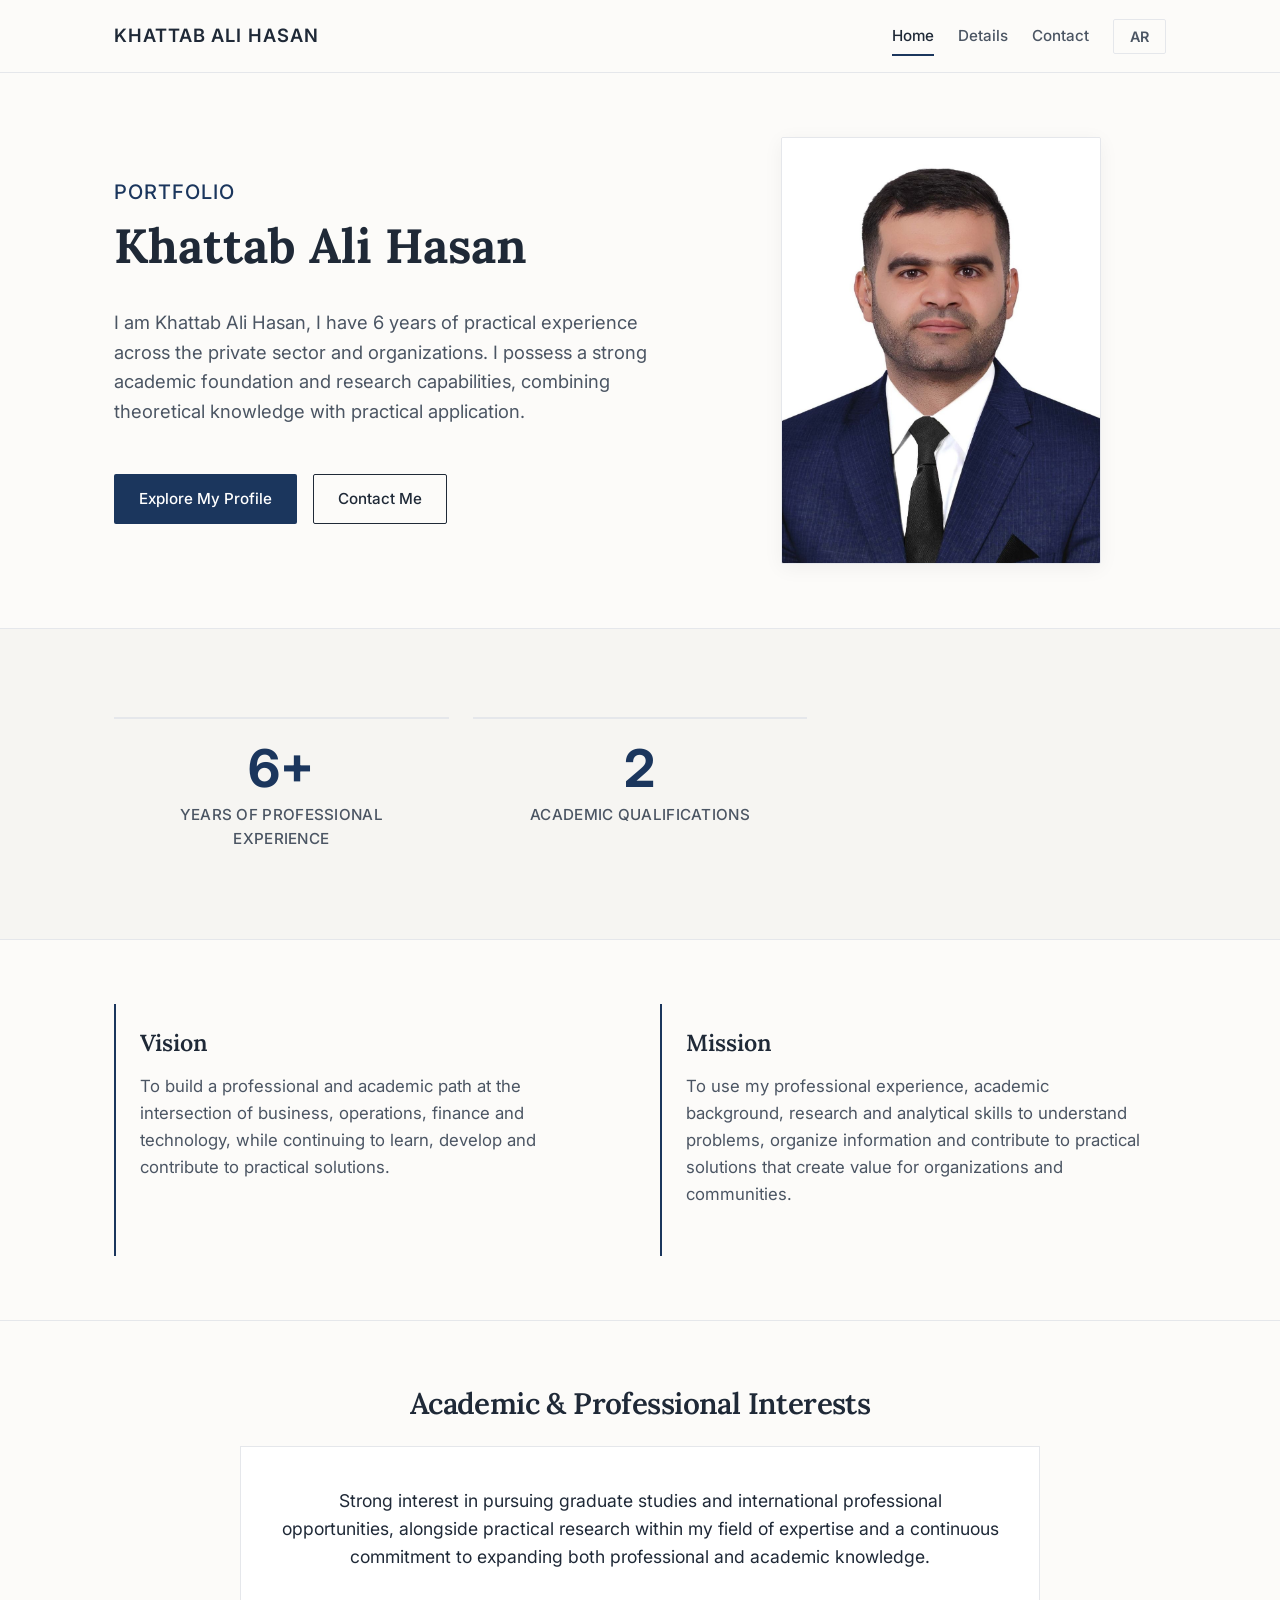
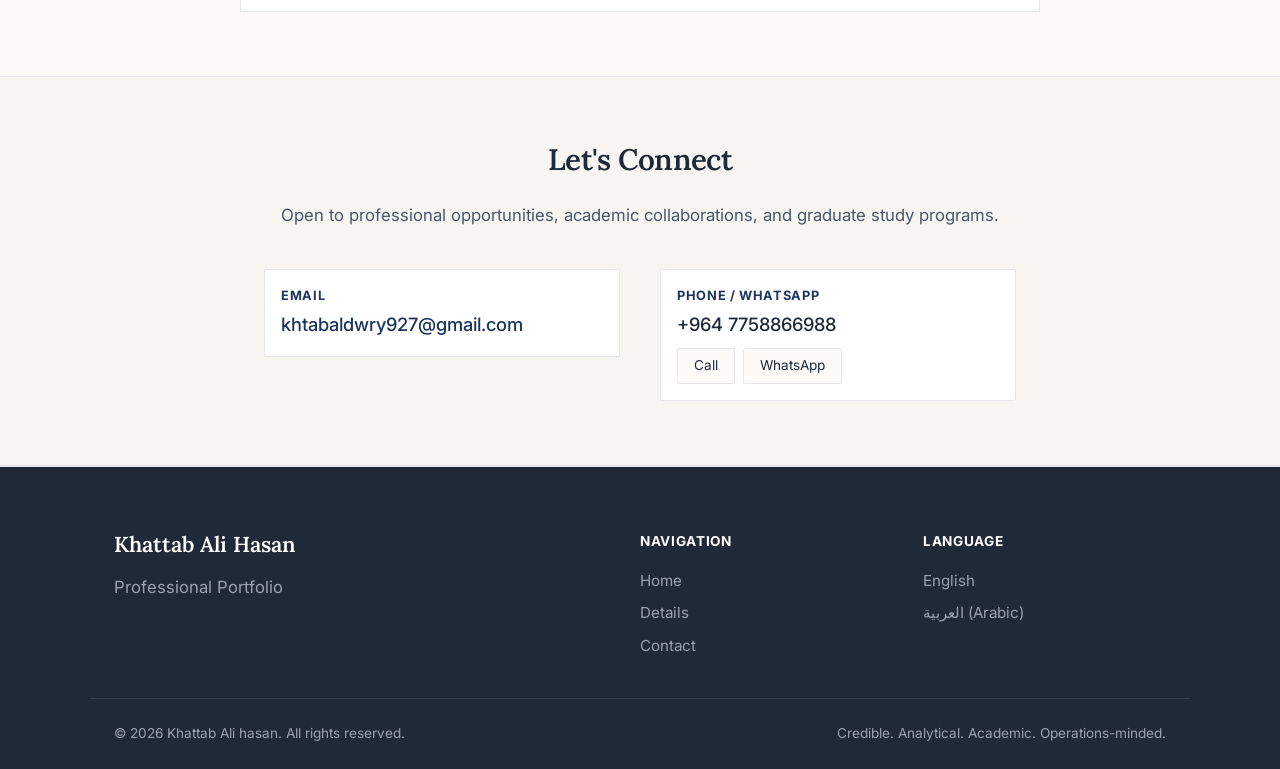
<file: index.html>
<!DOCTYPE html>
<html lang="en">
<head>
  <meta charset="UTF-8">
  <meta name="viewport" content="width=device-width, initial-scale=1.0">
  <title>Khattab Ali Hasan | Personal Portfolio</title>
  <meta name="description" content="Professional portfolio of Khattab Ali Hasan. 6 years of practical experience across the private sector and organizations, with a strong foundation in academic research and analysis.">
  
  <!-- Preconnect and Google Fonts -->
  <link rel="preconnect" href="https://fonts.googleapis.com">
  <link rel="preconnect" href="https://fonts.gstatic.com" crossorigin>
  <link href="https://fonts.googleapis.com/css2?family=IBM+Plex+Sans+Arabic:wght@300;400;500;600;700&family=Inter:wght@300;400;500;600;700&family=Lora:ital,wght@0,400;0,500;0,600;1,400&display=swap" rel="stylesheet">
  
  <!-- Global Stylesheet -->
  <link rel="stylesheet" href="style.css">
</head>
<body class="lang-en"> <!-- Default to English; JavaScript will load user preference -->

  <!-- ==========================================================================
       HEADER & NAVIGATION
       ========================================================================== -->
  <header class="navbar">
    <div class="container nav-container">
      <a href="index.html" class="nav-brand">
        <span class="lang-en">Khattab Ali Hasan</span>
        <span class="lang-ar nav-brand-ar">خطاب علي حسن</span>
      </a>
      
      <!-- Mobile navigation menu button toggle -->
      <button class="nav-toggle" id="navToggle" aria-label="Toggle Navigation menu" aria-expanded="false">
        <span></span>
        <span></span>
        <span></span>
      </button>

      <nav class="nav-links" id="navLinks">
        <a href="index.html" class="nav-link active">
          <span class="lang-en">Home</span>
          <span class="lang-ar">الرئيسية</span>
        </a>
        <a href="details.html" class="nav-link">
          <span class="lang-en">Details</span>
          <span class="lang-ar">تفاصيل</span>
        </a>
        <a href="#contact" class="nav-link">
          <span class="lang-en">Contact</span>
          <span class="lang-ar">لنتواصل</span>
        </a>
        <button class="lang-switch-btn" id="langSwitchBtn">
          <!-- Text toggles via JS to display active state -->
          <span class="lang-en">AR</span>
          <span class="lang-ar">EN</span>
        </button>
      </nav>
    </div>
  </header>

  <!-- ==========================================================================
       HERO SECTION
       ========================================================================== -->
  <section class="hero-section">
    <div class="container hero-wrapper">
      <div class="hero-content">
        <span class="hero-subtitle">
          <span class="lang-en">Portfolio</span>
          <span class="lang-ar">الملف المهني</span>
        </span>
        
        <h1 class="hero-title">
          <span class="lang-en">Khattab Ali Hasan</span>
          <span class="lang-ar">خطاب علي حسن</span>
        </h1>
        
        <p class="hero-description" style="margin-top: 1rem;">
          <span class="lang-en">I am Khattab Ali Hasan, I have 6 years of practical experience across the private sector and organizations. I possess a strong academic foundation and research capabilities, combining theoretical knowledge with practical application.</span>
          <span class="lang-ar">أنا خطاب علي حسن، أمتلك 6 سنوات من الخبرة العملية في القطاع الخاص والمنظمات. أتمتع بأساس أكاديمي قوي وقدرات بحثية تتيح لي الربط بين المعرفة النظرية والتطبيق العملي.</span>
        </p>
        
        <div class="btn-group">
          <a href="details.html" class="btn btn-primary">
            <span class="lang-en">Explore My Profile</span>
            <span class="lang-ar">استكشف الملف التعريفي</span>
          </a>

          <a href="#contact" class="btn btn-secondary">
            <span class="lang-en">Contact Me</span>
            <span class="lang-ar">اتصل بي</span>
          </a>
        </div>
      </div>
      
      <div class="hero-image-container">
        <img src="main/personal/profile.jpg" alt="Khattab Ali Hasan Portrait" class="hero-image">
      </div>
    </div>
  </section>

  <hr class="divider">

  <!-- ==========================================================================
       PROFESSIONAL NUMBERS SECTION
       ========================================================================== -->
  <section class="section-alt">
    <div class="container">
      <div class="numbers-grid">
        <div class="number-card">
          <div class="number-value">6+</div>
          <div class="number-label">
            <span class="lang-en">Years of Professional Experience</span>
            <span class="lang-ar">سنوات من الخبرة المهنية</span>
          </div>
        </div>
        
        <div class="number-card">
          <div class="number-value">2</div>
          <div class="number-label">
            <span class="lang-en">Academic Qualifications</span>
            <span class="lang-ar">مؤهلات أكاديمية</span>
          </div>
        </div>
        

      </div>
    </div>
  </section>

  <hr class="divider">

  <!-- ==========================================================================
       VISION & MISSION SECTION
       ========================================================================== -->
  <section>
    <div class="container vision-mission-grid">
      <div class="vision-mission-card">
        <h3>
          <span class="lang-en">Vision</span>
          <span class="lang-ar">الرؤية</span>
        </h3>
        <p>
          <span class="lang-en">To build a professional and academic path at the intersection of business, operations, finance and technology, while continuing to learn, develop and contribute to practical solutions.</span>
          <span class="lang-ar">بناء مسار مهني وأكاديمي يجمع بين العمليات والمالية والتكنولوجيا، مع الاستمرار في التعلم والتطور والمساهمة في إيجاد حلول عملية.</span>
        </p>
      </div>
      
      <div class="vision-mission-card">
        <h3>
          <span class="lang-en">Mission</span>
          <span class="lang-ar">الرسالة</span>
        </h3>
        <p>
          <span class="lang-en">To use my professional experience, academic background, research and analytical skills to understand problems, organize information and contribute to practical solutions that create value for organizations and communities.</span>
          <span class="lang-ar">استخدام خبرتي المهنية وخلفيتي الأكاديمية ومهاراتي في البحث والتحليل لفهم المشكلات وتنظيم المعلومات والمساهمة في إيجاد حلول عملية تحقق قيمة للمؤسسات والمجتمعات.</span>
        </p>
      </div>
    </div>
  </section>

  <hr class="divider">



  <!-- ==========================================================================
       GRADUATE STUDIES INTEREST SECTION
       ========================================================================== -->
  <section>
    <div class="container">
      <h2 style="text-align: center; margin-bottom: var(--space-md);">
        <span class="lang-en">Academic &amp; Professional Interests</span>
        <span class="lang-ar">الاهتمامات الأكاديمية والمهنية</span>
      </h2>
      
      <div style="max-width: 800px; margin: 0 auto; text-align: center; background: var(--bg-card); padding: var(--space-lg); border-radius: var(--radius-md); box-shadow: var(--shadow-sm); border: 1px solid var(--border-color);">
        <p style="font-size: 1.1rem; color: var(--text-color); margin: 0; line-height: 1.6;">
          <span class="lang-en">Strong interest in pursuing graduate studies and international professional opportunities, alongside practical research within my field of expertise and a continuous commitment to expanding both professional and academic knowledge.</span>
          <span class="lang-ar">مهتم بمتابعة الدراسات العليا والفرص المهنية الدولية، إلى جانب إجراء البحوث العملية في مجال اختصاصي، مع السعي المستمر لتوسيع آفاق المعرفة الأكاديمية والمهنية.</span>
        </p>
      </div>
    </div>
  </section>

  <hr class="divider">

  <!-- ==========================================================================
       CONTACT SECTION
       ========================================================================== -->
  <section id="contact" class="section-alt">
    <div class="container container-narrow">
      <h2 style="text-align: center; margin-bottom: var(--space-md);">
        <span class="lang-en">Let's Connect</span>
        <span class="lang-ar">لنتواصل</span>
      </h2>
      <p style="text-align: center; margin-bottom: var(--space-lg);">
        <span class="lang-en">Open to professional opportunities, academic collaborations, and graduate study programs.</span>
        <span class="lang-ar">أرحب بالتواصل لمناقشة الفرص المهنية، والتعاون الأكاديمي، وبرامج الدراسات العليا.</span>
      </p>
      
      <div class="contact-section-layout">
        <!-- Email Card -->
        <div class="contact-method">
          <div class="contact-label">
            <span class="lang-en">Email</span>
            <span class="lang-ar">البريد الإلكتروني</span>
          </div>
          <div class="contact-value">
            <a href="mailto:khtabaldwry927@gmail.com">khtabaldwry927@gmail.com</a>
          </div>
        </div>
        
        <!-- Phone / WhatsApp Card -->
        <div class="contact-method">
          <div class="contact-label">
            <span class="lang-en">Phone / WhatsApp</span>
            <span class="lang-ar">الهاتف / واتساب</span>
          </div>
          <div class="contact-value">+964 7758866988</div>
          <div class="contact-actions">
            <!-- Call Action Button -->
            <a href="tel:+9647758866988" class="contact-btn">
              <span class="lang-en">Call</span>
              <span class="lang-ar">اتصال</span>
            </a>
            <!-- WhatsApp Action Button -->
            <a href="https://wa.me/9647758866988" target="_blank" rel="noopener noreferrer" class="contact-btn">
              <span class="lang-en">WhatsApp</span>
              <span class="lang-ar">واتساب</span>
            </a>
          </div>
        </div>
      </div>
    </div>
  </section>

  <hr class="divider">



  <!-- ==========================================================================
       FOOTER
       ========================================================================== -->
  <footer class="footer">
    <div class="container footer-grid">
      <div>
        <h3>
          <span class="lang-en">Khattab Ali Hasan</span>
          <span class="lang-ar">خطاب علي حسن</span>
        </h3>
        <p style="margin-top: 0.5rem; margin-bottom: 0;">
          <span class="lang-en">Professional Portfolio</span>
          <span class="lang-ar">الملف المهني</span>
        </p>
      </div>
      
      <div>
        <div class="footer-title">
          <span class="lang-en">Navigation</span>
          <span class="lang-ar">روابط التنقل</span>
        </div>
        <div class="footer-nav">
          <a href="index.html" class="footer-nav-link">
            <span class="lang-en">Home</span>
            <span class="lang-ar">الرئيسية</span>
          </a>
          <a href="details.html" class="footer-nav-link">
            <span class="lang-en">Details</span>
            <span class="lang-ar">تفاصيل</span>
          </a>
          <a href="#contact" class="footer-nav-link">
            <span class="lang-en">Contact</span>
            <span class="lang-ar">اتصل بي</span>
          </a>
        </div>
      </div>
      
      <div>
        <div class="footer-title">
          <span class="lang-en">Language</span>
          <span class="lang-ar">اللغة</span>
        </div>
        <div class="footer-nav">
          <a href="#" class="footer-nav-link lang-toggle-link" data-target-lang="en">English</a>
          <a href="#" class="footer-nav-link lang-toggle-link" data-target-lang="ar">العربية (Arabic)</a>
        </div>
      </div>
    </div>
    
    <div class="container footer-bottom">
      <div>
        &copy; <span id="year">2026</span> Khattab Ali hasan. All rights reserved.
      </div>
      <div>
        <span class="lang-en">Credible. Analytical. Academic. Operations-minded.</span>
        <span class="lang-ar">مصداقية. تحليل. أكاديمي. توجه تشغيلي.</span>
      </div>
    </div>
  </footer>

  <!-- Script logic -->
  <script src="script.js"></script>
</body>
</html>
</file>
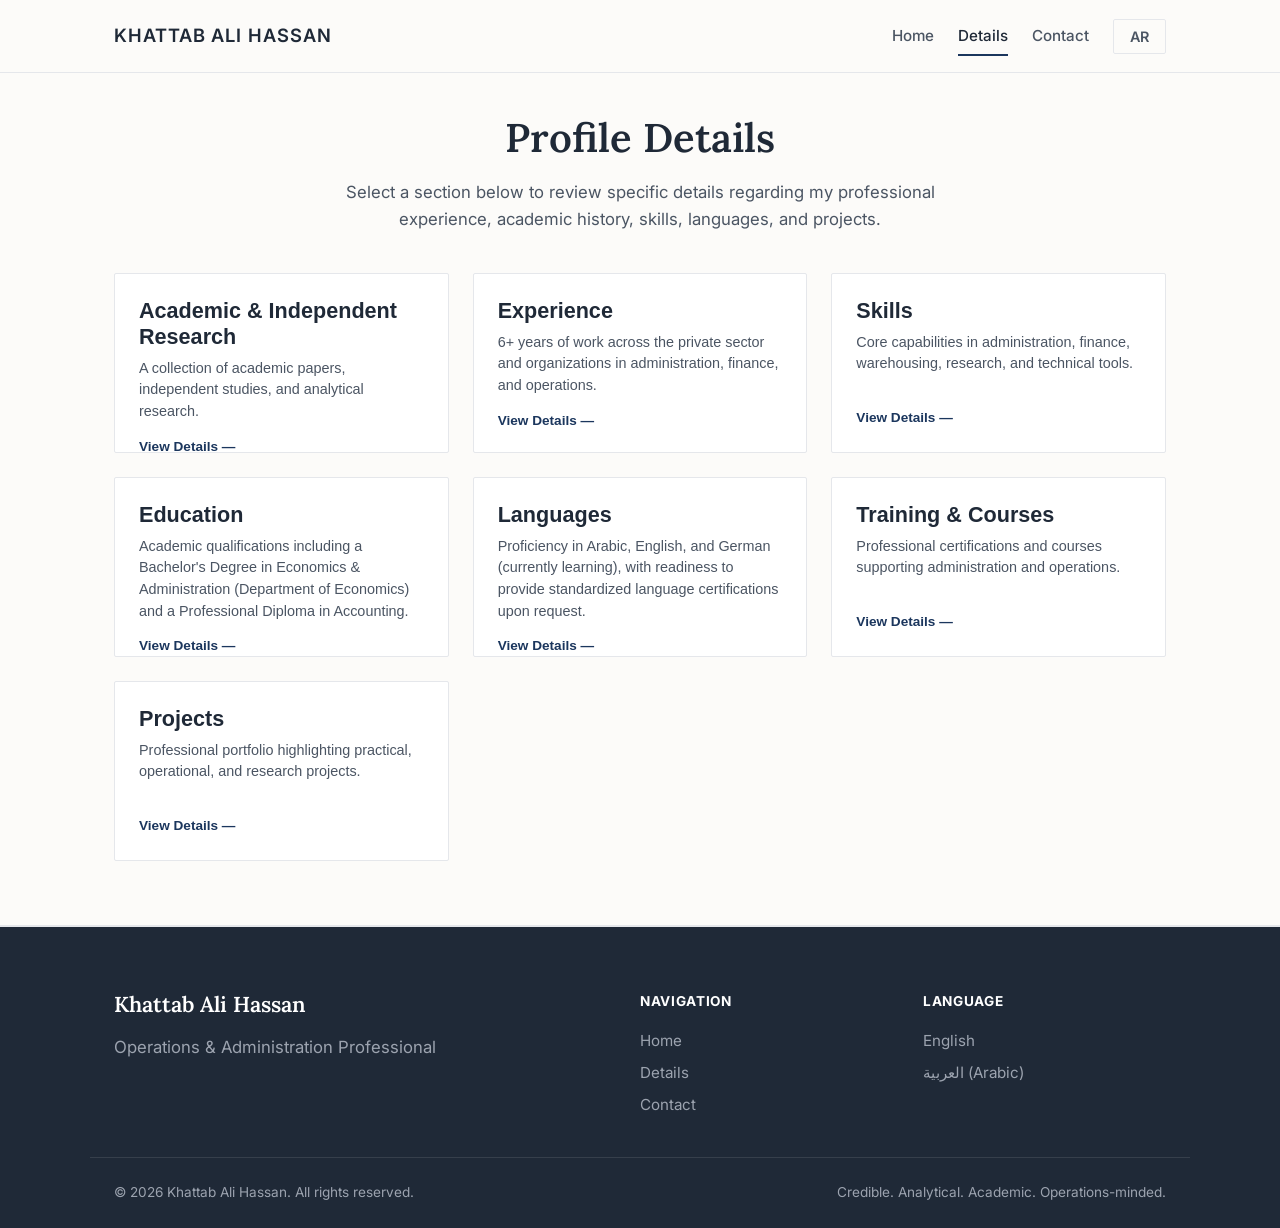
<file: details.html>
<!DOCTYPE html>
<html lang="en">
<head>
  <meta charset="UTF-8">
  <meta name="viewport" content="width=device-width, initial-scale=1.0">
  <title>Details | Khattab Ali Hassan</title>
  <meta name="description" content="Detailed professional qualifications, work experience, academic education, languages, training, and projects of Khattab Ali Hassan.">
  
  <!-- Preconnect and Google Fonts -->
  <link rel="preconnect" href="https://fonts.googleapis.com">
  <link rel="preconnect" href="https://fonts.gstatic.com" crossorigin>
  <link href="https://fonts.googleapis.com/css2?family=IBM+Plex+Sans+Arabic:wght@300;400;500;600;700&family=Inter:wght@300;400;500;600;700&family=Lora:ital,wght@0,400;0,500;0,600;1,400&display=swap" rel="stylesheet">
  
  <!-- Global Stylesheet -->
  <link rel="stylesheet" href="style.css">
</head>
<body class="lang-en"> <!-- Default to English; JavaScript will load user preference -->

  <!-- ==========================================================================
       HEADER & NAVIGATION
       ========================================================================== -->
  <header class="navbar">
    <div class="container nav-container">
      <a href="index.html" class="nav-brand">
        <span class="lang-en">Khattab Ali Hassan</span>
        <span class="lang-ar nav-brand-ar">خطاب علي حسن</span>
      </a>
      
      <!-- Mobile navigation menu button toggle -->
      <button class="nav-toggle" id="navToggle" aria-label="Toggle Navigation menu" aria-expanded="false">
        <span></span>
        <span></span>
        <span></span>
      </button>

      <nav class="nav-links" id="navLinks">
        <a href="index.html" class="nav-link">
          <span class="lang-en">Home</span>
          <span class="lang-ar">الرئيسية</span>
        </a>
        <a href="details.html" class="nav-link active">
          <span class="lang-en">Details</span>
          <span class="lang-ar">تفاصيل</span>
        </a>
        <a href="index.html#contact" class="nav-link">
          <span class="lang-en">Contact</span>
          <span class="lang-ar">لنتواصل</span>
        </a>
        <button class="lang-switch-btn" id="langSwitchBtn">
          <span class="lang-en">AR</span>
          <span class="lang-ar">EN</span>
        </button>
      </nav>
    </div>
  </header>

  <!-- ==========================================================================
       MAIN CONTENT CONTAINER
       ========================================================================== -->
  <main class="container" style="padding-top: var(--space-lg); padding-bottom: var(--space-xl); min-height: 70vh;">
    
    <!-- ==========================================================================
         14. DETAILS DASHBOARD VIEW (ID: overview)
         ========================================================================== -->
    <div id="overview" class="details-subview active">
      <h1 style="text-align: center;">
        <span class="lang-en">Profile Details</span>
        <span class="lang-ar">تفاصيل الملف التعريفي</span>
      </h1>
      <p style="text-align: center; max-width: 600px; margin: 0 auto var(--space-md) auto;">
        <span class="lang-en">Select a section below to review specific details regarding my professional experience, academic history, skills, languages, and projects.</span>
        <span class="lang-ar">اختر أحد الأقسام أدناه للاطلاع على تفاصيل خبراتي المهنية، وسجلّي الأكاديمي، ومهاراتي، ولغاتي، ومشاريعي.</span>
      </p>
      

      
      <div class="details-dashboard">
        <!-- 1. Research Card (FIRST) -->
        <button class="dashboard-card" onclick="navigateToSection('research')" aria-label="Open Research Details">
          <div>
            <div class="dashboard-card-title">
              <span class="lang-en">Academic &amp; Independent Research</span>
              <span class="lang-ar">البحوث الأكاديمية والمستقلة</span>
            </div>
            <div class="dashboard-card-desc">
              <span class="lang-en">A collection of academic papers, independent studies, and analytical research.</span>
              <span class="lang-ar">مجموعة من الأوراق الأكاديمية، الدراسات المستقلة، والبحوث التحليلية.</span>
            </div>
          </div>
          <span class="dashboard-card-action">
            <span class="lang-en">View Details —</span>
            <span class="lang-ar">عرض التفاصيل —</span>
          </span>
        </button>

        <!-- 2. Experience Card -->
        <button class="dashboard-card" onclick="navigateToSection('experience')" aria-label="Open Experience Details">
          <div>
            <div class="dashboard-card-title">
              <span class="lang-en">Experience</span>
              <span class="lang-ar">الخبرة المهنية</span>
            </div>
            <div class="dashboard-card-desc">
              <span class="lang-en">6+ years of work across the private sector and organizations in administration, finance, and operations.</span>
              <span class="lang-ar">أكثر من 6 سنوات من العمل في القطاع الخاص والمنظمات في الإدارة والمالية والعمليات.</span>
            </div>
          </div>
          <span class="dashboard-card-action">
            <span class="lang-en">View Details —</span>
            <span class="lang-ar">عرض التفاصيل —</span>
          </span>
        </button>

        <!-- 3. Skills Card -->
        <button class="dashboard-card" onclick="navigateToSection('skills')" aria-label="Open Skills Details">
          <div>
            <div class="dashboard-card-title">
              <span class="lang-en">Skills</span>
              <span class="lang-ar">المهارات</span>
            </div>
            <div class="dashboard-card-desc">
              <span class="lang-en">Core capabilities in administration, finance, warehousing, research, and technical tools.</span>
              <span class="lang-ar">القدرات الأساسية في الإدارة، المالية، المخازن، البحوث والتحليل، والأدوات التقنية.</span>
            </div>
          </div>
          <span class="dashboard-card-action">
            <span class="lang-en">View Details —</span>
            <span class="lang-ar">عرض التفاصيل —</span>
          </span>
        </button>

        <!-- 4. Education Card -->
        <button class="dashboard-card" onclick="navigateToSection('education')" aria-label="Open Education Details">
          <div>
            <div class="dashboard-card-title">
              <span class="lang-en">Education</span>
              <span class="lang-ar">التعليم</span>
            </div>
            <div class="dashboard-card-desc">
              <span class="lang-en">Academic qualifications including a Bachelor's Degree in Economics &amp; Administration (Department of Economics) and a Professional Diploma in Accounting.</span>
              <span class="lang-ar">المؤهلات الأكاديمية بما في ذلك بكالوريوس في الاقتصاد والإدارة (قسم الاقتصاد) ودبلوم مهني في المحاسبة.</span>
            </div>
          </div>
          <span class="dashboard-card-action">
            <span class="lang-en">View Details —</span>
            <span class="lang-ar">عرض التفاصيل —</span>
          </span>
        </button>

        <!-- 5. Languages Card -->
        <button class="dashboard-card" onclick="navigateToSection('languages')" aria-label="Open Languages Details">
          <div>
            <div class="dashboard-card-title">
              <span class="lang-en">Languages</span>
              <span class="lang-ar">اللغات</span>
            </div>
            <div class="dashboard-card-desc">
              <span class="lang-en">Proficiency in Arabic, English, and German (currently learning), with readiness to provide standardized language certifications upon request.</span>
              <span class="lang-ar">إجادة اللغتين العربية والإنجليزية، وتعلّم اللغة الألمانية حالياً، مع الاستعداد لتقديم شهادات الكفاءة اللغوية المعتمدة عند الطلب.</span>
            </div>
          </div>
          <span class="dashboard-card-action">
            <span class="lang-en">View Details —</span>
            <span class="lang-ar">عرض التفاصيل —</span>
          </span>
        </button>

        <!-- 6. Training & Courses Card -->
        <button class="dashboard-card" onclick="navigateToSection('training')" aria-label="Open Training Details">
          <div>
            <div class="dashboard-card-title">
              <span class="lang-en">Training &amp; Courses</span>
              <span class="lang-ar">التدريب والدورات</span>
            </div>
            <div class="dashboard-card-desc">
              <span class="lang-en">Professional certifications and courses supporting administration and operations.</span>
              <span class="lang-ar">الشهادات المهنية والدورات التدريبية الداعمة للمهام الإدارية والتشغيلية.</span>
            </div>
          </div>
          <span class="dashboard-card-action">
            <span class="lang-en">View Details —</span>
            <span class="lang-ar">عرض التفاصيل —</span>
          </span>
        </button>

        <!-- 7. Projects Card -->
        <button class="dashboard-card" onclick="navigateToSection('projects')" aria-label="Open Projects Details">
          <div>
            <div class="dashboard-card-title">
              <span class="lang-en">Projects</span>
              <span class="lang-ar">المشاريع</span>
            </div>
            <div class="dashboard-card-desc">
              <span class="lang-en">Professional portfolio highlighting practical, operational, and research projects.</span>
              <span class="lang-ar">المشروعات المهنية التي تسلط الضوء على الأعمال التشغيلية والبحثية والعملية.</span>
            </div>
          </div>
          <span class="dashboard-card-action">
            <span class="lang-en">View Details —</span>
            <span class="lang-ar">عرض التفاصيل —</span>
          </span>
        </button>


      </div>
    </div>

    <!-- ==========================================================================
         15. EXPERIENCE SUB-VIEW (ID: experience)
         ========================================================================== -->
    <div id="experience" class="details-subview">
      <div class="subview-header">
        <h2>
          <span class="lang-en">Professional Experience</span>
          <span class="lang-ar">الخبرة المهنية</span>
        </h2>
        <button class="subview-back-btn" onclick="navigateToSection('overview')" aria-label="Back to Overview">
          <span class="lang-en">&larr; Back to Dashboard</span>
          <span class="lang-ar">&rarr; العودة للوحة التحكم</span>
        </button>
      </div>
      
      <div class="hero-meta-fields" style="border-bottom: none; margin-bottom: var(--space-md); padding-bottom: 0;">
        <span class="lang-en" style="font-weight: 600; font-size: 1.2rem; color: var(--accent-color);">6+ Years of Professional Experience</span>
        <span class="lang-ar" style="font-weight: 600; font-size: 1.2rem; color: var(--accent-color);">أكثر من 6 سنوات من الخبرة المهنية</span>
      </div>

      <div class="exp-list">
        <h3 style="text-align: center; margin-bottom: var(--space-md); margin-top: var(--space-sm);">
          <span class="lang-en">Organizations & Professional Experience</span>
          <span class="lang-ar">المنظمات والخبرة المهنية</span>
        </h3>

        <!-- Unified Organizations Logos -->
        <div style="background-color: var(--bg-card); border: 1px solid var(--border-color); border-radius: 4px; padding: var(--space-lg); margin-bottom: var(--space-lg);">
          <div style="display: flex; justify-content: center; align-items: flex-start; gap: var(--space-xl); flex-wrap: wrap;">
            <!-- Foundation Janat al-frdous -->
            <div style="text-align: center; max-width: 160px;">
              <img src="main/work/jf.jpg" alt="Foundation Janat al-frdous For Relief And Develoment" style="height: 70px; object-fit: contain; margin-bottom: 0.5rem;">
              <div style="font-size: 0.85rem; font-weight: 500; color: var(--text-primary); line-height: 1.3;">
                <span class="lang-en">Foundation Janat al-frdous For Relief And Develoment</span>
                <span class="lang-ar">مؤسسة جنة الفردوس للإغاثة والتنمية</span>
              </div>
            </div>
            
            <!-- ASB Iraq -->
            <div style="text-align: center; max-width: 160px;">
              <img src="main/work/ASB.jpg" alt="ASB Iraq (Arbeiter-Samariter-Bund)" style="height: 70px; object-fit: contain; margin-bottom: 0.5rem;">
              <div style="font-size: 0.85rem; font-weight: 500; color: var(--text-primary); line-height: 1.3;">
                <span class="lang-en">ASB Iraq (Arbeiter-Samariter-Bund)</span>
                <span class="lang-ar">منظمة ASB العراق</span>
              </div>
            </div>

            <!-- UNDP -->
            <div style="text-align: center; max-width: 160px;">
              <img src="main/work/undp.jpg" alt="United National Develoment Program" style="height: 70px; object-fit: contain; margin-bottom: 0.5rem;">
              <div style="font-size: 0.85rem; font-weight: 500; color: var(--text-primary); line-height: 1.3;">
                <span class="lang-en">United National Develoment Program</span>
                <span class="lang-ar">برنامج الأمم المتحدة الإنمائي</span>
              </div>
            </div>

            <!-- Iraq Red Crescent Society -->
            <div style="text-align: center; max-width: 160px;">
              <img src="main/work/red crescent.jpg" alt="Iraq Red Crescent Society" style="height: 70px; object-fit: contain; margin-bottom: 0.5rem;">
              <div style="font-size: 0.85rem; font-weight: 500; color: var(--text-primary); line-height: 1.3;">
                <span class="lang-en">Iraq Red Crescent Society</span>
                <span class="lang-ar">جمعية الهلال الأحمر العراقي</span>
              </div>
            </div>
          </div>
        </div>
      </div>

    </div>

    <!-- ==========================================================================
         16. SKILLS SUB-VIEW (ID: skills)
         ========================================================================== -->
    <div id="skills" class="details-subview">
      <div class="subview-header">
        <h2>
          <span class="lang-en">Skills Portfolio</span>
          <span class="lang-ar">محفظة المهارات</span>
        </h2>
        <button class="subview-back-btn" onclick="navigateToSection('overview')" aria-label="Back to Overview">
          <span class="lang-en">&larr; Back to Dashboard</span>
          <span class="lang-ar">&rarr; العودة للوحة التحكم</span>
        </button>
      </div>

      <div class="skills-grid">

        <!-- Personal Skills -->
        <div class="skills-category-card">
          <h3 class="skills-category-title">
            <span class="lang-en">Personal Skills</span>
            <span class="lang-ar">مهارات شخصية</span>
          </h3>
          <div class="skills-list">
            <div class="skills-list-item">
              <span class="skill-name"><span class="lang-en">Communication</span><span class="lang-ar">التواصل</span></span>
            </div>
            <div class="skills-list-item">
              <span class="skill-name"><span class="lang-en">Teamwork</span><span class="lang-ar">العمل الجماعي</span></span>
            </div>
            <div class="skills-list-item">
              <span class="skill-name"><span class="lang-en">Problem Solving</span><span class="lang-ar">حل المشكلات</span></span>
            </div>
            <div class="skills-list-item">
              <span class="skill-name"><span class="lang-en">Adaptability</span><span class="lang-ar">القدرة على التكيف</span></span>
            </div>
            <div class="skills-list-item">
              <span class="skill-name"><span class="lang-en">Time Management & Rigor</span><span class="lang-ar">إدارة الوقت والصرامة في العمل</span></span>
            </div>
            <div class="skills-list-item">
              <span class="skill-name"><span class="lang-en">Creativity</span><span class="lang-ar">الإبداع</span></span>
            </div>
          </div>
        </div>

        <!-- Administrative Skills -->
        <div class="skills-category-card">
          <h3 class="skills-category-title">
            <span class="lang-en">Administrative Skills</span>
            <span class="lang-ar">مهارات إدارية</span>
          </h3>
          <div class="skills-list">
            <div class="skills-list-item">
              <span class="skill-name"><span class="lang-en">Project Management</span><span class="lang-ar">إدارة المشاريع</span></span>
            </div>
            <div class="skills-list-item">
              <span class="skill-name"><span class="lang-en">Leadership</span><span class="lang-ar">القيادة</span></span>
            </div>
            <div class="skills-list-item">
              <span class="skill-name"><span class="lang-en">Administrative Correspondence</span><span class="lang-ar">المراسلات والخطابات الإدارية</span></span>
            </div>
            <div class="skills-list-item">
              <span class="skill-name"><span class="lang-en">Strategic Planning</span><span class="lang-ar">التخطيط الاستراتيجي</span></span>
            </div>
            <div class="skills-list-item">
              <span class="skill-name"><span class="lang-en">Document Management & Archiving</span><span class="lang-ar">إدارة المستندات والأرشفة</span></span>
            </div>
            <div class="skills-list-item">
              <span class="skill-name"><span class="lang-en">Budgeting</span><span class="lang-ar">إعداد الميزانية</span></span>
            </div>
            <div class="skills-list-item">
              <span class="skill-name"><span class="lang-en">Accounts Receivable & Payable</span><span class="lang-ar">إدارة المقبوضات والمدفوعات</span></span>
            </div>
            <div class="skills-list-item">
              <span class="skill-name"><span class="lang-en">Warehouse Operations Management</span><span class="lang-ar">إدارة العمليات المستودعية</span></span>
            </div>
            <div class="skills-list-item">
              <span class="skill-name"><span class="lang-en">VAT Accounting</span><span class="lang-ar">محاسبة ضريبة القيمة المضافة</span></span>
            </div>
          </div>
        </div>

        <!-- Research & Analysis -->
        <div class="skills-category-card">
          <h3 class="skills-category-title">
            <span class="lang-en">Research & Analysis</span>
            <span class="lang-ar">البحث والتحليل</span>
          </h3>
          <div class="skills-list">
            <div class="skills-list-item">
              <span class="skill-name"><span class="lang-en">Source Verification & Review</span><span class="lang-ar">التحقق ومراجعة المصادر والبيانات</span></span>
            </div>
            <div class="skills-list-item">
              <span class="skill-name"><span class="lang-en">Data Collection & Structuring</span><span class="lang-ar">جمع وتنظيم البيانات المهنية</span></span>
            </div>
            <div class="skills-list-item">
              <span class="skill-name"><span class="lang-en">Analytical Report Writing</span><span class="lang-ar">كتابة التقارير التحليلية والعملية</span></span>
            </div>
          </div>
        </div>

        <!-- Technology Skills -->
        <div class="skills-category-card">
          <h3 class="skills-category-title">
            <span class="lang-en">Technology Skills</span>
            <span class="lang-ar">مهارات تكنولوجية</span>
          </h3>
          <div class="skills-list">
            <div class="skills-list-item">
              <span class="skill-name"><span class="lang-en">Excel VBA</span><span class="lang-ar">Excel VBA</span></span>
            </div>
            <div class="skills-list-item">
              <span class="skill-name"><span class="lang-en">Power BI</span><span class="lang-ar">Power BI</span></span>
            </div>
            <div class="skills-list-item">
              <span class="skill-name"><span class="lang-en">SQL</span><span class="lang-ar">SQL</span></span>
            </div>
            <div class="skills-list-item">
              <span class="skill-name"><span class="lang-en">Microsoft Office 365</span><span class="lang-ar">مايكروسوفت أوفيس 365</span></span>
            </div>
            <div class="skills-list-item">
              <span class="skill-name"><span class="lang-en">Microsoft Dynamics</span><span class="lang-ar">مايكروسوفت دينامكس</span></span>
            </div>
            <div class="skills-list-item">
              <span class="skill-name"><span class="lang-en">Odoo ERP</span><span class="lang-ar">Odoo ERP</span></span>
            </div>
            <div class="skills-list-item">
              <span class="skill-name"><span class="lang-en">Zoho ERP</span><span class="lang-ar">Zoho ERP</span></span>
            </div>
            <div class="skills-list-item">
              <span class="skill-name"><span class="lang-en">AI Tools</span><span class="lang-ar">أدوات الذكاء الاصطناعي</span></span>
            </div>
            <div class="skills-list-item">
              <span class="skill-name"><span class="lang-en">Tableau</span><span class="lang-ar">Tableau</span></span>
            </div>
            <div class="skills-list-item">
              <span class="skill-name"><span class="lang-en">QuickBooks</span><span class="lang-ar">QuickBooks</span></span>
            </div>
            <div class="skills-list-item">
              <span class="skill-name"><span class="lang-en">Google Workspace & AI</span><span class="lang-ar">مجموعة جوجل والذكاء الاصطناعي</span></span>
            </div>
          </div>
        </div>

      </div>
    </div>

    <!-- ==========================================================================
         17. EDUCATION SUB-VIEW (ID: education)
         ========================================================================== -->
    <div id="education" class="details-subview">
      <div class="subview-header">
        <h2>
          <span class="lang-en">Academic Education</span>
          <span class="lang-ar">التعليم الأكاديمي</span>
        </h2>
        <button class="subview-back-btn" onclick="navigateToSection('overview')" aria-label="Back to Overview">
          <span class="lang-en">&larr; Back to Dashboard</span>
          <span class="lang-ar">&rarr; العودة للوحة التحكم</span>
        </button>
      </div>

      <div class="timeline">
        <!-- Degree 01 -->
        <div class="timeline-item">
          <div class="timeline-meta">2020</div>
          <h3 class="timeline-title">
            <span class="lang-en">Bachelor's Degree in Economics &amp; Administration &mdash; Department of Economics</span>
            <span class="lang-ar">درجة البكالوريوس في الاقتصاد والإدارة &mdash; قسم الاقتصاد</span>
          </h3>
          <div class="timeline-subtitle">
            <span class="lang-en">University of Tikrit &mdash; Iraq</span>
            <span class="lang-ar">جامعة تكريت &mdash; العراق</span>
          </div>
          <p class="timeline-desc" style="margin-top: 0.5rem; font-size: 0.95rem; color: var(--text-secondary);">
            <strong style="color: var(--text-primary);"><span class="lang-en">Graduation Research:</span><span class="lang-ar">بحث التخرج:</span></strong>
            <span class="lang-en">The reality of small and medium industries in Iraq. Bachelor's degree graduation research 2019-2020</span>
            <span class="lang-ar">واقع الصناعات الصغيرة والمتوسطة في العراق 2019-2020</span>
          </p>

        </div>

        <!-- Degree 02 -->
        <div class="timeline-item">
          <div class="timeline-meta">2022</div>
          <h3 class="timeline-title">
            <span class="lang-en">Diploma in Accounting</span>
            <span class="lang-ar">شهادة الدبلوم في المحاسبة</span>
          </h3>
          <div class="timeline-subtitle">
            <span class="lang-en">Technical Institute &mdash; Baghdad, Iraq</span>
            <span class="lang-ar">المعهد التقني &mdash; بغداد، العراق</span>
          </div>

        </div>
      </div>
    </div>

    <!-- ==========================================================================
         18. LANGUAGES SUB-VIEW (ID: languages)
         ========================================================================== -->
    <div id="languages" class="details-subview">
      <div class="subview-header">
        <h2>
          <span class="lang-en">Language Proficiency</span>
          <span class="lang-ar">الكفاءة اللغوية</span>
        </h2>
        <button class="subview-back-btn" onclick="navigateToSection('overview')" aria-label="Back to Overview">
          <span class="lang-en">&larr; Back to Dashboard</span>
          <span class="lang-ar">&rarr; العودة للوحة التحكم</span>
        </button>
      </div>

      <div class="lang-list">
        <!-- Arabic -->
        <div class="lang-item">
          <span class="lang-name">
            <span class="lang-en">Arabic</span>
            <span class="lang-ar">العربية</span>
          </span>
          <span class="lang-level">
            <span class="lang-en">Native</span>
            <span class="lang-ar">اللغة الأم</span>
          </span>
        </div>

        <!-- English -->
        <div class="lang-item">
          <span class="lang-name">
            <span class="lang-en">English</span>
            <span class="lang-ar">الإنجليزية</span>
          </span>
          <span class="lang-level">
            <span class="lang-en">B2</span>
            <span class="lang-ar">مستوى B2</span>
          </span>
        </div>

        <!-- German -->
        <div class="lang-item">
          <span class="lang-name">
            <span class="lang-en">German</span>
            <span class="lang-ar">الألمانية</span>
          </span>
          <span class="lang-level">
            <span class="lang-en">A2 (Currently Learning)</span>
            <span class="lang-ar">مستوى A2 (قيد التعلّم)</span>
          </span>
        </div>
      </div>
    </div>

    <!-- ==========================================================================
         19. TRAINING & COURSES SUB-VIEW (ID: training)
         ========================================================================== -->
    <div id="training" class="details-subview">
      <div class="subview-header">
        <h2>
          <span class="lang-en">Training & Certificates</span>
          <span class="lang-ar">الدورات التدريبية والشهادات</span>
        </h2>
        <button class="subview-back-btn" onclick="navigateToSection('overview')" aria-label="Back to Overview">
          <span class="lang-en">&larr; Back to Dashboard</span>
          <span class="lang-ar">&rarr; العودة للوحة التحكم</span>
        </button>
      </div>
      

      <div class="timeline">
        <!-- Certificate 1 -->
        <div class="timeline-item">
          <div class="timeline-meta">August 2026</div>
          <h3 class="timeline-title">
            <span class="lang-en">Certificate of Appreciation – Dedicated Employee</span>
            <span class="lang-ar">شهادة تقدير – موظف متفانٍ</span>
          </h3>
          <div class="timeline-subtitle">
            <span class="lang-en">Janat Al-Frdous Foundation for Relief and Development</span>
            <span class="lang-ar">مؤسسة جنة الفردوس للإغاثة والتنمية</span>
          </div>
        </div>

        <!-- Certificate OSHAcademy -->
        <div class="timeline-item">
          <div class="timeline-meta">July 2026</div>
          <h3 class="timeline-title">
            <span class="lang-en">Introduction to OSHAcademy</span>
            <span class="lang-ar">ورشة مقدمة عن أوشا الأكاديمية الخاصة بالسلامة</span>
          </h3>
          <div class="timeline-subtitle">
            <span class="lang-en">OSHAcademy</span>
            <span class="lang-ar">أوشا أكاديمي</span>
          </div>
        </div>

        <!-- Certificate AI Cloud 101 -->
        <div class="timeline-item">
          <div class="timeline-meta">June 2026</div>
          <h3 class="timeline-title">
            <span class="lang-en">AI Cloud 101</span>
            <span class="lang-ar">كورس في الكلاود الخاص بالذكاء الاصطناعي 101</span>
          </h3>
          <div class="timeline-subtitle">
            <span class="lang-en">IBM / Coursera</span>
            <span class="lang-ar">منصة كورسيرا / IBM</span>
          </div>
        </div>

        <!-- Certificate AI Fluency Cloud -->
        <div class="timeline-item">
          <div class="timeline-meta">June 2026</div>
          <h3 class="timeline-title">
            <span class="lang-en">AI Fluency Cloud</span>
            <span class="lang-ar">كورس الذكاء الاصطناعي كلاود (AI Fluency)</span>
          </h3>
          <div class="timeline-subtitle">
            <span class="lang-en">IBM / Coursera</span>
            <span class="lang-ar">منصة كورسيرا / IBM</span>
          </div>
        </div>

        <!-- Certificate 2 -->
        <div class="timeline-item">
          <div class="timeline-meta">October 2024</div>
          <h3 class="timeline-title">
            <span class="lang-en">Capacity Building Training for Community Workers</span>
            <span class="lang-ar">تدريب بناء القدرات للعاملين المجتمعيين</span>
          </h3>
          <div class="timeline-subtitle">
            <span class="lang-en">In collaboration with ASB Iraq and Janat Al-Frdous Foundation for Relief and Development</span>
            <span class="lang-ar">بالتعاون مع ASB العراق ومؤسسة جنة الفردوس للإغاثة والتنمية</span>
          </div>
        </div>

        <!-- Certificate 3 -->
        <div class="timeline-item">
          <div class="timeline-meta">March 2024</div>
          <h3 class="timeline-title">
            <span class="lang-en">Financial Management for Development Professional (FMD Pro)</span>
            <span class="lang-ar">الإدارة المالية لمحترفي التنمية (FMD Pro)</span>
          </h3>
          <div class="timeline-subtitle">
            <span class="lang-en">Humanitarian Leadership Academy</span>
            <span class="lang-ar">أكاديمية القيادة الإنسانية</span>
          </div>
        </div>

        <!-- Certificate 4 -->
        <div class="timeline-item">
          <div class="timeline-meta">February 2024</div>
          <h3 class="timeline-title">
            <span class="lang-en">Project Management Development (PMD)</span>
            <span class="lang-ar">تطوير إدارة المشاريع (PMD)</span>
          </h3>
          <div class="timeline-subtitle">
            <span class="lang-en">Humanitarian Leadership Academy</span>
            <span class="lang-ar">أكاديمية القيادة الإنسانية</span>
          </div>
        </div>

        <!-- Certificate 5 -->
        <div class="timeline-item">
          <div class="timeline-meta">June 2023</div>
          <h3 class="timeline-title">
            <span class="lang-en">English for Business</span>
            <span class="lang-ar">اللغة الإنجليزية للأعمال</span>
          </h3>
          <div class="timeline-subtitle">
            <span class="lang-en">Mindluster Platform</span>
            <span class="lang-ar">منصة Mindluster</span>
          </div>
        </div>

        <!-- Certificate 6 -->
        <div class="timeline-item">
          <div class="timeline-meta">September 2022</div>
          <h3 class="timeline-title">
            <span class="lang-en">Advocacy, Integrity & Transparency Workshop</span>
            <span class="lang-ar">ورشة عمل المناصرة والنزاهة والشفافية</span>
          </h3>
          <div class="timeline-subtitle">
            <span class="lang-en">In collaboration with Janat Al-Firdous Foundation for Relief and Development and UNDP</span>
            <span class="lang-ar">بالتعاون مع مؤسسة جنة الفردوس للإغاثة والتنمية وبرنامج الأمم المتحدة الإنمائي</span>
          </div>
        </div>

        <!-- Certificate 7 -->
        <div class="timeline-item">
          <div class="timeline-meta">May 2022</div>
          <h3 class="timeline-title">
            <span class="lang-en">International Computer Driving Licence (ICDL)</span>
            <span class="lang-ar">الرخصة الدولية لقيادة الحاسب الآلي (ICDL)</span>
          </h3>
          <div class="timeline-subtitle">
            <span class="lang-en">M3aarf Platform</span>
            <span class="lang-ar">منصة معارف (M3aarf)</span>
          </div>
        </div>
      </div>
    </div>

    <!-- ==========================================================================
         RESEARCH SUB-VIEW (ID: research)
         ========================================================================== -->
    <div id="research" class="details-subview">
      <div class="subview-header">
        <h2>
          <span class="lang-en">Academic & Independent Research</span>
          <span class="lang-ar">البحوث الأكاديمية والمستقلة</span>
        </h2>
        <button class="subview-back-btn" onclick="navigateToSection('overview')" aria-label="Back to Overview">
          <span class="lang-en">&larr; Back to Dashboard</span>
          <span class="lang-ar">&rarr; العودة للوحة التحكم</span>
        </button>
      </div>
      
      <p style="margin-bottom: var(--space-md);">
        <span class="lang-en">This section features academic research, graduation papers, and independent analytical studies.</span>
        <span class="lang-ar">يعرض هذا القسم البحوث الأكاديمية، أوراق التخرج، والدراسات التحليلية المستقلة.</span>
      </p>

      <div style="background-color: var(--bg-card); border: 1px solid var(--border-color); border-radius: 6px; padding: var(--space-lg); margin-top: var(--space-md); margin-bottom: var(--space-lg); box-shadow: var(--shadow-sm); text-align: right;">
        <h3 style="margin-bottom: 0.75rem; color: var(--accent-color); font-size: 1.2rem; line-height: 1.4;">
          <span class="lang-en">The reality of small and medium industries in Iraq. Bachelor's degree graduation research 2019-2020</span>
          <span class="lang-ar">واقع الصناعات الصغيرة والمتوسطة في العراق 2019-2020</span>
        </h3>
        <p style="margin-bottom: 1.25rem; font-size: 0.95rem; color: var(--text-secondary); line-height: 1.5;">
          <span class="lang-en">Bachelor's Degree Graduation Research &mdash; Department of Economics, University of Tikrit (2019-2020)</span>
          <span class="lang-ar">بحث تخرج لنيل درجة البكالوريوس &mdash; قسم الاقتصاد، جامعة تكريت (2019-2020)</span>
        </p>
        <!-- Links for Arabic Layout (Google Drive only) -->
        <div class="lang-ar" style="display: flex; flex-direction: column; gap: 0.75rem;">
          <div style="display: flex; gap: 0.75rem; flex-wrap: wrap; align-items: center;">
            <a href="https://drive.google.com/file/d/1adkxYirgKJsF5l0eX-RKI-4RNSO112cK/view?usp=sharing" target="_blank" rel="noopener noreferrer" class="btn btn-primary" style="display: inline-flex; align-items: center; gap: 0.5rem;">
              عرض البحث (بالعربية) على Drive
            </a>
          </div>
          <div style="display: flex; gap: 0.75rem; flex-wrap: wrap; align-items: center;">
            <a href="https://drive.google.com/file/d/1CKdDFMb-icbyYwufVS3dEmbswM8X-mCV/view?usp=sharing" target="_blank" rel="noopener noreferrer" class="btn btn-secondary" style="display: inline-flex; align-items: center; gap: 0.5rem;">
              عرض المستخلص (بالإنجليزية) على Drive
            </a>
            <a href="https://drive.google.com/file/d/1I2umo1tJdeEBLrq1Mm9hrbEkd0hl9rGh/view?usp=drive_link" target="_blank" rel="noopener noreferrer" class="btn btn-secondary" style="display: inline-flex; align-items: center; gap: 0.5rem;">
              عرض المستخلص (بالعربية) على Drive
            </a>
          </div>
        </div>

        <!-- Links for English Layout (Google Drive only) -->
        <div class="lang-en" style="display: flex; flex-direction: column; gap: 0.75rem;">
          <div style="display: flex; gap: 0.75rem; flex-wrap: wrap; align-items: center;">
            <a href="https://drive.google.com/file/d/1CKdDFMb-icbyYwufVS3dEmbswM8X-mCV/view?usp=sharing" target="_blank" rel="noopener noreferrer" class="btn btn-primary" style="display: inline-flex; align-items: center; gap: 0.5rem;">
              View Abstract (EN) on Drive
            </a>
            <a href="https://drive.google.com/file/d/1I2umo1tJdeEBLrq1Mm9hrbEkd0hl9rGh/view?usp=drive_link" target="_blank" rel="noopener noreferrer" class="btn btn-secondary" style="display: inline-flex; align-items: center; gap: 0.5rem;">
              View Abstract (AR) on Drive
            </a>
          </div>
          <div style="display: flex; gap: 0.75rem; flex-wrap: wrap; align-items: center;">
            <a href="https://drive.google.com/file/d/1adkxYirgKJsF5l0eX-RKI-4RNSO112cK/view?usp=sharing" target="_blank" rel="noopener noreferrer" class="btn btn-secondary" style="display: inline-flex; align-items: center; gap: 0.5rem;">
              View Research (AR) on Drive
            </a>
          </div>
        </div>
      </div>

      <!-- ===== Research Card 2: Blacksmith Project 2026 ===== -->
      <div style="background-color: var(--bg-card); border: 1px solid var(--border-color); border-radius: 6px; padding: var(--space-lg); margin-top: var(--space-md); margin-bottom: var(--space-lg); box-shadow: var(--shadow-sm); text-align: right;">
        <h3 style="margin-bottom: 0.75rem; color: var(--accent-color); font-size: 1.2rem; line-height: 1.4;">
          <span class="lang-en">Performance Evaluation and Sustainability of Economic Projects – Blacksmith Project 2026 (Applied Research)</span>
          <span class="lang-ar">تقييم أداء واستدامة المشاريع الاقتصادية – مشروع الحدادة – 2026 (بحث تطبيقي)</span>
        </h3>
        <p style="margin-bottom: 1.25rem; font-size: 0.95rem; color: var(--text-secondary); line-height: 1.5;">
          <span class="lang-en">Independent Applied Research &mdash; 2026</span>
          <span class="lang-ar">بحث تطبيقي مستقل &mdash; 2026</span>
        </p>

        <!-- Links for Arabic Layout -->
        <div class="lang-ar" style="display: flex; flex-direction: column; gap: 0.75rem;">
          <div style="display: flex; gap: 0.75rem; flex-wrap: wrap; align-items: center;">
            <a href="https://drive.google.com/file/d/1NNGlTEtfWyhHwFVp3lxpFhMKiuzVLgo0/view?usp=drive_link" target="_blank" rel="noopener noreferrer" class="btn btn-primary" style="display: inline-flex; align-items: center; gap: 0.5rem;">
              عرض البحث الكامل (بالعربية) على Drive
            </a>
          </div>
          <div style="display: flex; gap: 0.75rem; flex-wrap: wrap; align-items: center;">
            <a href="https://drive.google.com/file/d/1LLzAdkooDtPCyIu88Y0rPmh_tuZ90kZX/view?usp=drive_link" target="_blank" rel="noopener noreferrer" class="btn btn-secondary" style="display: inline-flex; align-items: center; gap: 0.5rem;">
              عرض المستخلص (بالإنجليزية) على Drive
            </a>
            <a href="https://drive.google.com/file/d/12dCnubIudxcy0SvHwqzv7-_2tVB3vYo_/view?usp=drive_link" target="_blank" rel="noopener noreferrer" class="btn btn-secondary" style="display: inline-flex; align-items: center; gap: 0.5rem;">
              عرض المستخلص (بالعربية) على Drive
            </a>
          </div>
        </div>

        <!-- Links for English Layout -->
        <div class="lang-en" style="display: flex; flex-direction: column; gap: 0.75rem;">
          <div style="display: flex; gap: 0.75rem; flex-wrap: wrap; align-items: center;">
            <a href="https://drive.google.com/file/d/1LLzAdkooDtPCyIu88Y0rPmh_tuZ90kZX/view?usp=drive_link" target="_blank" rel="noopener noreferrer" class="btn btn-primary" style="display: inline-flex; align-items: center; gap: 0.5rem;">
              View Abstract (EN) on Drive
            </a>
            <a href="https://drive.google.com/file/d/12dCnubIudxcy0SvHwqzv7-_2tVB3vYo_/view?usp=drive_link" target="_blank" rel="noopener noreferrer" class="btn btn-secondary" style="display: inline-flex; align-items: center; gap: 0.5rem;">
              View Abstract (AR) on Drive
            </a>
          </div>
          <div style="display: flex; gap: 0.75rem; flex-wrap: wrap; align-items: center;">
            <a href="https://drive.google.com/file/d/1NNGlTEtfWyhHwFVp3lxpFhMKiuzVLgo0/view?usp=drive_link" target="_blank" rel="noopener noreferrer" class="btn btn-secondary" style="display: inline-flex; align-items: center; gap: 0.5rem;">
              View Full Research (AR) on Drive
            </a>
          </div>
        </div>
      </div>
    </div>

    <!-- ==========================================================================
         20. PROJECTS SUB-VIEW (ID: projects)
         ========================================================================== -->
    <div id="projects" class="details-subview">
      <div class="subview-header">
        <h2>
          <span class="lang-en">Projects Portfolio</span>
          <span class="lang-ar">سجل المشروعات المهنية</span>
        </h2>
        <button class="subview-back-btn" onclick="navigateToSection('overview')" aria-label="Back to Overview">
          <span class="lang-en">&larr; Back to Dashboard</span>
          <span class="lang-ar">&rarr; العودة للوحة التحكم</span>
        </button>
      </div>
      
      <p style="margin-bottom: var(--space-md);">
        <span class="lang-en">This section holds structural templates for operational, research, or accounting projects that will be detailed here. The structure supports description, methodology, toolkits, and professional roles.</span>
        <span class="lang-ar">يحتوي هذا القسم على قوالب هيكلية للمشاريع التشغيلية، البحثية، والمالية المحاسبية التي سيتم تفصيلها لاحقاً. يدعم هذا الهيكل توضيح المهام، الأدوات المستخدمة، والمسؤوليات المهنية.</span>
      </p>

      <div class="projects-grid">
        <!-- Project Card: AI-Easy platform -->
        <div class="project-card">
          <!-- Small/Mini Carousel -->
          <div class="project-carousel" style="height: 200px;">
            <div class="carousel-track">
              <img src="main/project/Ai%20website/1.jpg" alt="AI-Easy platform 1" loading="lazy">
              <img src="main/project/Ai%20website/2.jpg" alt="AI-Easy platform 2" loading="lazy">
              <img src="main/project/Ai%20website/3.jpg" alt="AI-Easy platform 3" loading="lazy">
              <img src="main/project/Ai%20website/4.jpg" alt="AI-Easy platform 4" loading="lazy">
            </div>
            <button class="carousel-btn prev-btn" aria-label="Previous image">&#10094;</button>
            <button class="carousel-btn next-btn" aria-label="Next image">&#10095;</button>
          </div>
          
          <div class="project-card-content">
            <h3 class="project-card-title">
              <a href="https://ai-easy.vercel.app/" target="_blank" rel="noopener noreferrer" style="color: inherit; text-decoration: none;">
                AI-Easy platform
              </a>
            </h3>
            <div class="project-card-tools">
              <span class="lang-en">AI Tools · Web Platform · File Processing</span>
              <span class="lang-ar">أدوات ذكاء اصطناعي · منصة ويب · معالجة الملفات</span>
            </div>
            <p class="project-card-desc">
              <span class="lang-en">A versatile platform integrating AI tools for file and image processing, PDF conversion, and more.</span>
              <span class="lang-ar">منصة متعددة الاستخدامات تدمج أدوات الذكاء الاصطناعي لمعالجة الملفات والصور، وتحويل ملفات PDF، والمزيد.</span>
            </p>
            <div class="project-meta-row">
              <span class="project-meta-label"><span class="lang-en">Link:</span><span class="lang-ar">الرابط:</span></span>
              <span>
                <a href="https://ai-easy.vercel.app/" target="_blank" rel="noopener noreferrer" style="font-weight: 500;">
                  <span class="lang-en">Visit Project &nearr;</span>
                  <span class="lang-ar">زيارة المشروع &nearr;</span>
                </a>
              </span>
            </div>
          </div>
        </div>

        <!-- Project Card: Local NGO Identity -->
        <div class="project-card">
          <div class="project-carousel" style="height: 200px;">
            <div class="carousel-track">
              <img src="main/project/jf-card/jf1.jpg" alt="Local NGO Identity 1" loading="lazy">
              <img src="main/project/jf-card/jf2.jpg" alt="Local NGO Identity 2" loading="lazy">
              <img src="main/project/jf-card/jf3.jpg" alt="Local NGO Identity 3" loading="lazy">
            </div>
            <button class="carousel-btn prev-btn" aria-label="Previous image">&#10094;</button>
            <button class="carousel-btn next-btn" aria-label="Next image">&#10095;</button>
          </div>
          <div class="project-card-content">
            <h3 class="project-card-title">
              <a href="https://jf-org.vercel.app/" target="_blank" rel="noopener noreferrer" style="color: inherit; text-decoration: none;">
                Local NGO Identity
              </a>
            </h3>
            <div class="project-card-tools">
              <span class="lang-en">Web Development · NGO Profile · Identity</span>
              <span class="lang-ar">تطوير الويب · ملف منظمة · هوية</span>
            </div>
            <p class="project-card-desc">
              <span class="lang-en">A comprehensive identity and informative profile for a local relief and development organization.</span>
              <span class="lang-ar">هوية شاملة وملف تعريفي لمنظمة إغاثة وتنمية محلية.</span>
            </p>
            <div class="project-meta-row">
              <span class="project-meta-label"><span class="lang-en">Link:</span><span class="lang-ar">الرابط:</span></span>
              <span>
                <a href="https://jf-org.vercel.app/" target="_blank" rel="noopener noreferrer" style="font-weight: 500;">
                  <span class="lang-en">Visit Project &nearr;</span>
                  <span class="lang-ar">زيارة المشروع &nearr;</span>
                </a>
              </span>
            </div>
          </div>
        </div>

        <!-- Project Card: Janat Al-Fardos Foundation Website -->
        <div class="project-card">
          <div class="project-carousel" style="height: 200px;">
            <div class="carousel-track">
              <img src="main/project/website/aa1.jpg" alt="Janat Al-Fardos Foundation Website 1" loading="lazy">
              <img src="main/project/website/aa2.jpg" alt="Janat Al-Fardos Foundation Website 2" loading="lazy">
              <img src="main/project/website/aa3.jpg" alt="Janat Al-Fardos Foundation Website 3" loading="lazy">
            </div>
            <button class="carousel-btn prev-btn" aria-label="Previous image">&#10094;</button>
            <button class="carousel-btn next-btn" aria-label="Next image">&#10095;</button>
          </div>
          <div class="project-card-content">
            <h3 class="project-card-title">
              <a href="https://jf-iq.org/" target="_blank" rel="noopener noreferrer" style="color: inherit; text-decoration: none;">
                Janat Al-Fardos Foundation Website
              </a>
            </h3>
            <div class="project-card-tools">
              <span class="lang-en">Web Development · NGO Website · CMS</span>
              <span class="lang-ar">تطوير الويب · موقع منظمة · نظام إدارة محتوى</span>
            </div>
            <p class="project-card-desc">
              <span class="lang-en">A comprehensive website for Janat Al-Fardos Foundation, showcasing activities, photo galleries, and past projects.</span>
              <span class="lang-ar">موقع إلكتروني شامل لمؤسسة جنة الفردوس، يعرض الأنشطة، معارض الصور، والمشاريع السابقة.</span>
            </p>
            <div class="project-meta-row">
              <span class="project-meta-label"><span class="lang-en">Link:</span><span class="lang-ar">الرابط:</span></span>
              <span>
                <a href="https://jf-iq.org/" target="_blank" rel="noopener noreferrer" style="font-weight: 500;">
                  <span class="lang-en">Visit Project &nearr;</span>
                  <span class="lang-ar">زيارة المشروع &nearr;</span>
                </a>
              </span>
            </div>
          </div>
        </div>

        <!-- Project Card: Excel VBA HR Management System -->
        <div class="project-card">
          <div class="project-carousel" style="height: 200px;">
            <div class="carousel-track">
              <img src="main/project/vba%20hr/vba%20hr.jpg" alt="Excel VBA HR Management System" loading="lazy">
            </div>
            <!-- Hide buttons since there is only 1 image -->
            <button class="carousel-btn prev-btn" aria-label="Previous image" style="display: none;">&#10094;</button>
            <button class="carousel-btn next-btn" aria-label="Next image" style="display: none;">&#10095;</button>
          </div>
          <div class="project-card-content">
            <h3 class="project-card-title">
              <span class="lang-en">Excel VBA HR Management System</span>
              <span class="lang-ar">نظام إدارة الموارد البشرية بـ Excel VBA</span>
            </h3>
            <div class="project-card-tools">
              <span class="lang-en">Excel VBA · HR Management · Automation</span>
              <span class="lang-ar">إكسل VBA · إدارة الموارد البشرية · أتمتة</span>
            </div>
            <p class="project-card-desc">
              <span class="lang-en">An integrated HR management system developed using Excel VBA, automating employee data, payroll, and attendance tracking.</span>
              <span class="lang-ar">نظام متكامل لإدارة الموارد البشرية مطور باستخدام Excel VBA لأتمتة بيانات الموظفين، الرواتب، وتتبع الحضور.</span>
            </p>
            <div class="project-meta-row">
              <span class="project-meta-label"><span class="lang-en">Type:</span><span class="lang-ar">النوع:</span></span>
              <span><span class="lang-en">Offline System / Desktop Application</span><span class="lang-ar">نظام غير متصل / تطبيق مكتبي</span></span>
            </div>
          </div>
        </div>

        <!-- Project Card: Visitor Management System for Local NGOs -->
        <div class="project-card">
          <div class="project-carousel" style="height: 200px;">
            <div class="carousel-track">
              <img src="main/project/org%20vba/org1.jpg" alt="Visitor Management System 1" loading="lazy">
              <img src="main/project/org%20vba/org2.jpg" alt="Visitor Management System 2" loading="lazy">
              <img src="main/project/org%20vba/org3.jpg" alt="Visitor Management System 3" loading="lazy">
              <img src="main/project/org%20vba/org4.jpg" alt="Visitor Management System 4" loading="lazy">
              <img src="main/project/org%20vba/org5.jpg" alt="Visitor Management System 5" loading="lazy">
            </div>
            <button class="carousel-btn prev-btn" aria-label="Previous image">&#10094;</button>
            <button class="carousel-btn next-btn" aria-label="Next image">&#10095;</button>
          </div>
          <div class="project-card-content">
            <h3 class="project-card-title">
              <span class="lang-en">Visitor Management System for Local NGOs</span>
              <span class="lang-ar">نظام إدارة الزوار للمنظمات المحلية</span>
            </h3>
            <div class="project-card-tools">
              <span class="lang-en">Excel VBA · NGO Operations · Automation</span>
              <span class="lang-ar">إكسل VBA · عمليات المنظمات · أتمتة</span>
            </div>
            <p class="project-card-desc">
              <span class="lang-en">An Excel VBA system for managing visitors/beneficiaries, grant management, and automated Word report generation.</span>
              <span class="lang-ar">نظام Excel VBA لإدارة الزوار والمستفيدين، وإدارة المنح، وإنشاء تقارير Word تلقائياً.</span>
            </p>
            <div class="project-meta-row">
              <span class="project-meta-label"><span class="lang-en">Type:</span><span class="lang-ar">النوع:</span></span>
              <span><span class="lang-en">Offline System / Desktop Application</span><span class="lang-ar">نظام غير متصل / تطبيق مكتبي</span></span>
            </div>
          </div>
        </div>

        <!-- Project Card: Mini Sales Management App -->
        <div class="project-card">
          <div class="project-carousel" style="height: 200px;">
            <div class="carousel-track">
              <img src="main/project/sales/1.jpg" alt="Mini Sales Management App 1" loading="lazy">
              <img src="main/project/sales/2.jpg" alt="Mini Sales Management App 2" loading="lazy">
              <img src="main/project/sales/3.jpg" alt="Mini Sales Management App 3" loading="lazy">
              <img src="main/project/sales/4.jpg" alt="Mini Sales Management App 4" loading="lazy">
              <img src="main/project/sales/5.jpg" alt="Mini Sales Management App 5" loading="lazy">
              <img src="main/project/sales/6.jpg" alt="Mini Sales Management App 6" loading="lazy">
              <img src="main/project/sales/7.jpg" alt="Mini Sales Management App 7" loading="lazy">
            </div>
            <button class="carousel-btn prev-btn" aria-label="Previous image">&#10094;</button>
            <button class="carousel-btn next-btn" aria-label="Next image">&#10095;</button>
          </div>
          <div class="project-card-content">
            <h3 class="project-card-title">
              <span class="lang-en">Mini Sales Management App</span>
              <span class="lang-ar">تطبيق مصغر لإدارة المبيعات</span>
            </h3>
            <div class="project-card-tools">
              <span class="lang-en">Excel VBA · Sales Tracking · Inventory</span>
              <span class="lang-ar">إكسل VBA · تتبع المبيعات · المخزون</span>
            </div>
            <p class="project-card-desc">
              <span class="lang-en">A micro sales management app built with Excel VBA for small businesses to track sales, inventory, and customers.</span>
              <span class="lang-ar">تطبيق مصغر لإدارة المبيعات مبني باستخدام Excel VBA للشركات الصغيرة لتتبع المبيعات، المخزون، والعملاء.</span>
            </p>
            <div class="project-meta-row">
              <span class="project-meta-label"><span class="lang-en">Type:</span><span class="lang-ar">النوع:</span></span>
              <span><span class="lang-en">Offline System / Desktop Application</span><span class="lang-ar">نظام غير متصل / تطبيق مكتبي</span></span>
            </div>
          </div>
        </div>

        <!-- Project Card: Accounts Receivable & Payable System -->
        <div class="project-card">
          <div class="project-carousel" style="height: 200px;">
            <div class="carousel-track">
              <img src="main/project/account/a.jpg" alt="Accounts Receivable System 1" loading="lazy">
              <img src="main/project/account/b.jpg" alt="Accounts Receivable System 2" loading="lazy">
              <img src="main/project/account/c.jpg" alt="Accounts Receivable System 3" loading="lazy">
              <img src="main/project/account/d.jpg" alt="Accounts Receivable System 4" loading="lazy">
              <img src="main/project/account/e.jpg" alt="Accounts Receivable System 5" loading="lazy">
            </div>
            <button class="carousel-btn prev-btn" aria-label="Previous image">&#10094;</button>
            <button class="carousel-btn next-btn" aria-label="Next image">&#10095;</button>
          </div>
          <div class="project-card-content">
            <h3 class="project-card-title">
              <span class="lang-en">Accounts Receivable & Payable System</span>
              <span class="lang-ar">نظام إدارة المقبوضات والمدفوعات</span>
            </h3>
            <div class="project-card-tools">
              <span class="lang-en">Excel VBA · Accounting · Financial Reports</span>
              <span class="lang-ar">إكسل VBA · محاسبة · تقارير مالية</span>
            </div>
            <p class="project-card-desc">
              <span class="lang-en">An Excel VBA accounting system for tracking incoming and outgoing financial transactions with clear financial reports.</span>
              <span class="lang-ar">نظام محاسبي باستخدام Excel VBA لتتبع المعاملات المالية الواردة والصادرة مع تقارير مالية واضحة.</span>
            </p>
            <div class="project-meta-row">
              <span class="project-meta-label"><span class="lang-en">Type:</span><span class="lang-ar">النوع:</span></span>
              <span><span class="lang-en">Offline System / Desktop Application</span><span class="lang-ar">نظام غير متصل / تطبيق مكتبي</span></span>
            </div>
          </div>
        </div>
      </div>
    </div>


  </main>

  <hr class="divider">

  <!-- ==========================================================================
       FOOTER
       ========================================================================== -->
  <footer class="footer">
    <div class="container footer-grid">
      <div>
        <h3>
          <span class="lang-en">Khattab Ali Hassan</span>
          <span class="lang-ar">خطاب علي حسن</span>
        </h3>
        <p style="margin-top: 0.5rem; margin-bottom: 0;">
          <span class="lang-en">Operations &amp; Administration Professional</span>
          <span class="lang-ar">متخصص في العمليات والإدارة</span>
        </p>
      </div>
      
      <div>
        <div class="footer-title">
          <span class="lang-en">Navigation</span>
          <span class="lang-ar">روابط التنقل</span>
        </div>
        <div class="footer-nav">
          <a href="index.html" class="footer-nav-link">
            <span class="lang-en">Home</span>
            <span class="lang-ar">الرئيسية</span>
          </a>
          <a href="details.html" class="footer-nav-link">
            <span class="lang-en">Details</span>
            <span class="lang-ar">تفاصيل</span>
          </a>
          <a href="index.html#contact" class="footer-nav-link">
            <span class="lang-en">Contact</span>
            <span class="lang-ar">اتصل بي</span>
          </a>
        </div>
      </div>
      
      <div>
        <div class="footer-title">
          <span class="lang-en">Language</span>
          <span class="lang-ar">اللغة</span>
        </div>
        <div class="footer-nav">
          <a href="#" class="footer-nav-link lang-toggle-link" data-target-lang="en">English</a>
          <a href="#" class="footer-nav-link lang-toggle-link" data-target-lang="ar">العربية (Arabic)</a>
        </div>
      </div>
    </div>
    
    <div class="container footer-bottom">
      <div>
        &copy; <span id="year">2026</span> Khattab Ali Hassan. All rights reserved.
      </div>
      <div>
        <span class="lang-en">Credible. Analytical. Academic. Operations-minded.</span>
        <span class="lang-ar">مصداقية. تحليل. أكاديمي. توجه تشغيلي.</span>
      </div>
    </div>
  </footer>

  <!-- Script logic -->
  <script src="script.js"></script>
</body>
</html>
</file>
<file: style.css>
@import url('https://fonts.googleapis.com/css2?family=IBM+Plex+Sans+Arabic:wght@300;400;500;600;700&family=Inter:wght@300;400;500;600;700&family=Lora:ital,wght@0,400;0,500;0,600;1,400&display=swap');

/* ==========================================================================
   CSS VARIABLES & DESIGN TOKENS
   ========================================================================== */
:root {
  /* Warm, academic, serious palette */
  --bg-primary: #fcfbf9;     /* Warm off-white */
  --bg-secondary: #f6f5f2;   /* Soft warm grey */
  --bg-card: #ffffff;        /* Clean card background */
  --text-primary: #1f2937;   /* Deep charcoal */
  --text-secondary: #4b5563; /* Muted charcoal */
  --text-light: #9ca3af;     /* Light gray for borders/metadata */
  
  /* Muted professional accent color */
  --accent-color: #1b365d;   /* Muted deep navy */
  --accent-hover: #12243f;   /* Darker navy */
  --accent-light: #f0f4f8;   /* Subtle tint for highlights */
  
  /* Borders and dividers */
  --border-color: #e5e7eb;   /* Soft border gray */
  --border-focus: #1b365d;   /* Border focus highlight */

  /* Spacing system */
  --space-xs: 0.5rem;        /* 8px */
  --space-sm: 1rem;         /* 16px */
  --space-md: 1.5rem;       /* 24px */
  --space-lg: 2.5rem;       /* 40px */
  --space-xl: 4rem;         /* 64px */
  --space-xxl: 6rem;        /* 96px */

  /* Widths */
  --max-width: 1100px;
  --max-width-narrow: 800px;
  
  /* Transition timings */
  --transition-fast: 0.2s ease;
  --transition-medium: 0.3s ease;
}

/* ==========================================================================
   RESET & BASE STYLES
   ========================================================================== */
*, *::before, *::after {
  box-sizing: border-box;
  margin: 0;
  padding: 0;
}

html {
  scroll-behavior: smooth;
}

body {
  background-color: var(--bg-primary);
  color: var(--text-primary);
  line-height: 1.6;
  -webkit-font-smoothing: antialiased;
  -moz-osx-font-smoothing: grayscale;
}

/* Language and font switching configuration */
body.lang-en {
  direction: ltr;
  font-family: 'Inter', -apple-system, BlinkMacSystemFont, "Segoe UI", Roboto, Helvetica, Arial, sans-serif;
  text-align: left;
}

body.lang-ar {
  direction: rtl;
  font-family: 'IBM Plex Sans Arabic', -apple-system, BlinkMacSystemFont, "Segoe UI", Roboto, Helvetica, Arial, sans-serif;
  text-align: right;
}

/* Hide inactive language content */
body.lang-en .lang-ar {
  display: none !important;
}

body.lang-ar .lang-en {
  display: none !important;
}

/* Typography styles based on language context */
h1, h2, h3, h4, h5, h6 {
  color: var(--text-primary);
  font-weight: 600;
  line-height: 1.25;
}

body.lang-en h1, 
body.lang-en h2, 
body.lang-en h3, 
body.lang-en h4 {
  font-family: 'Lora', Georgia, serif;
}

body.lang-ar h1, 
body.lang-ar h2, 
body.lang-ar h3, 
body.lang-ar h4 {
  font-family: 'IBM Plex Sans Arabic', sans-serif;
}

h1 {
  font-size: 2.5rem;
  margin-bottom: var(--space-sm);
}

h2 {
  font-size: 1.85rem;
  margin-bottom: var(--space-md);
  letter-spacing: -0.01em;
}

body.lang-en h2 {
  letter-spacing: -0.02em;
}

h3 {
  font-size: 1.35rem;
  margin-bottom: var(--space-sm);
}

p {
  color: var(--text-secondary);
  font-size: 1.05rem;
  margin-bottom: var(--space-md);
}

body.lang-ar p {
  font-weight: 300;
  line-height: 1.8;
}

/* Anchor tags */
a {
  color: var(--accent-color);
  text-decoration: none;
  transition: color var(--transition-fast), border-color var(--transition-fast);
}

a:hover {
  color: var(--accent-hover);
}

/* ==========================================================================
   LAYOUT STRUCTURE
   ========================================================================== */
.container {
  width: 100%;
  max-width: var(--max-width);
  margin: 0 auto;
  padding: 0 var(--space-md);
}

.container-narrow {
  width: 100%;
  max-width: var(--max-width-narrow);
  margin: 0 auto;
  padding: 0 var(--space-md);
}

section {
  padding: var(--space-xl) 0;
}

.section-alt {
  background-color: var(--bg-secondary);
}

.divider {
  border: 0;
  border-top: 1px solid var(--border-color);
  margin: 0;
}

/* ==========================================================================
   NAVIGATION BAR
   ========================================================================== */
.navbar {
  position: sticky;
  top: 0;
  z-index: 100;
  background-color: rgba(252, 251, 249, 0.95); /* Semi-transparent off-white */
  backdrop-filter: blur(8px);
  border-bottom: 1px solid var(--border-color);
  transition: padding var(--transition-medium);
}

.nav-container {
  display: flex;
  justify-content: space-between;
  align-items: center;
  height: 4.5rem;
}

.nav-brand {
  font-size: 1.15rem;
  font-weight: 600;
  color: var(--text-primary);
  text-transform: uppercase;
  letter-spacing: 0.05em;
  display: flex;
  flex-direction: column;
}

.nav-brand-ar {
  font-family: 'IBM Plex Sans Arabic', sans-serif;
  letter-spacing: 0;
}

.nav-links {
  display: flex;
  align-items: center;
  gap: var(--space-md);
}

.nav-link {
  font-size: 0.95rem;
  font-weight: 500;
  color: var(--text-secondary);
  position: relative;
  padding: var(--space-xs) 0;
}

.nav-link:hover, .nav-link.active {
  color: var(--text-primary);
}

/* Subtle link underline effect */
.nav-link::after {
  content: '';
  position: absolute;
  bottom: 0;
  left: 0;
  width: 0;
  height: 2px;
  background-color: var(--accent-color);
  transition: width var(--transition-fast);
}

body.lang-ar .nav-link::after {
  left: auto;
  right: 0;
}

.nav-link:hover::after, .nav-link.active::after {
  width: 100%;
}

.lang-switch-btn {
  background: none;
  border: none;
  color: var(--text-secondary);
  font-family: inherit;
  font-size: 0.9rem;
  font-weight: 600;
  cursor: pointer;
  padding: var(--space-xs) var(--space-sm);
  border: 1px solid var(--border-color);
  border-radius: 2px;
  transition: all var(--transition-fast);
}

.lang-switch-btn:hover {
  background-color: var(--accent-light);
  color: var(--accent-color);
  border-color: var(--accent-color);
}

/* Mobile Nav Toggle (Hidden on Desktop) */
.nav-toggle {
  display: none;
  background: none;
  border: none;
  cursor: pointer;
  padding: var(--space-xs);
}

.nav-toggle span {
  display: block;
  width: 20px;
  height: 2px;
  background-color: var(--text-primary);
  margin: 4px 0;
  transition: var(--transition-fast);
}

/* ==========================================================================
   BUTTONS
   ========================================================================== */
.btn-group {
  display: flex;
  gap: var(--space-sm);
  flex-wrap: wrap;
  margin-top: var(--space-md);
}

.btn {
  display: inline-block;
  font-size: 0.95rem;
  font-weight: 500;
  padding: 0.75rem var(--space-md);
  text-align: center;
  cursor: pointer;
  transition: all var(--transition-fast);
  border-radius: 2px;
  border: 1px solid transparent;
}

.btn-primary {
  background-color: var(--accent-color);
  color: #ffffff;
}

.btn-primary:hover {
  background-color: var(--accent-hover);
  color: #ffffff;
}

.btn-secondary {
  background-color: transparent;
  color: var(--text-primary);
  border: 1px solid var(--text-primary);
}

.btn-secondary:hover {
  background-color: var(--bg-secondary);
}

/* ==========================================================================
   HERO SECTION
   ========================================================================== */
.hero-wrapper {
  display: grid;
  grid-template-columns: 1.25fr 1fr;
  gap: var(--space-lg);
  align-items: center;
}

.hero-content {
  display: flex;
  flex-direction: column;
}

.hero-subtitle {
  font-size: 1.25rem;
  font-weight: 500;
  color: var(--accent-color);
  margin-bottom: var(--space-xs);
  letter-spacing: 0.05em;
  text-transform: uppercase;
}

body.lang-ar .hero-subtitle {
  letter-spacing: 0;
}

.hero-title {
  font-size: 3rem;
  font-weight: 700;
  color: var(--text-primary);
  margin-bottom: var(--space-sm);
}

.hero-meta-fields {
  font-size: 1.05rem;
  font-weight: 500;
  color: var(--text-secondary);
  border-bottom: 1px solid var(--border-color);
  padding-bottom: var(--space-sm);
  margin-bottom: var(--space-md);
}

.hero-description {
  font-size: 1.15rem;
  color: var(--text-secondary);
  margin-bottom: var(--space-md);
}

.hero-image-container {
  display: flex;
  justify-content: center;
  align-items: center;
}

.hero-image {
  width: 100%;
  max-width: 320px;
  aspect-ratio: 3 / 4;
  object-fit: cover;
  border-radius: 2px;
  box-shadow: 0 4px 20px rgba(0, 0, 0, 0.05);
  background-color: var(--bg-secondary);
  border: 1px solid var(--border-color);
}

/* ==========================================================================
   PROFESSIONAL NUMBERS
   ========================================================================== */
.numbers-grid {
  display: grid;
  grid-template-columns: repeat(3, 1fr);
  gap: var(--space-md);
  margin-top: var(--space-md);
}

.number-card {
  text-align: center;
  padding: var(--space-md) var(--space-sm);
  border-top: 2px solid var(--border-color);
  transition: border-color var(--transition-fast);
}

.number-card:hover {
  border-top-color: var(--accent-color);
}

.number-value {
  font-size: 3.25rem;
  font-weight: 700;
  color: var(--accent-color);
  line-height: 1;
  margin-bottom: var(--space-xs);
  font-family: 'Inter', sans-serif; /* Keep numbers uniform across EN/AR */
}

.number-label {
  font-size: 0.95rem;
  font-weight: 500;
  color: var(--text-secondary);
  text-transform: uppercase;
  letter-spacing: 0.02em;
}

/* ==========================================================================
   VISION & MISSION
   ========================================================================== */
.vision-mission-grid {
  display: grid;
  grid-template-columns: 1fr 1fr;
  gap: var(--space-lg);
}

.vision-mission-card {
  padding: var(--space-md);
  border-left: 2px solid var(--accent-color);
}

body.lang-ar .vision-mission-card {
  border-left: none;
  border-right: 2px solid var(--accent-color);
}

.vision-mission-card h3 {
  font-size: 1.45rem;
  color: var(--text-primary);
  margin-bottom: var(--space-sm);
}

/* ==========================================================================
   WHY I STAND OUT
   ========================================================================== */
.standout-grid {
  display: grid;
  grid-template-columns: repeat(auto-fit, minmax(280px, 1fr));
  gap: var(--space-md);
}

.standout-card {
  background-color: var(--bg-card);
  padding: var(--space-md);
  border: 1px solid var(--border-color);
  border-radius: 2px;
  display: flex;
  flex-direction: column;
  transition: border-color var(--transition-fast), box-shadow var(--transition-fast);
}

.standout-card:hover {
  border-color: var(--accent-color);
  box-shadow: 0 4px 12px rgba(0, 0, 0, 0.02);
}

.standout-num {
  font-size: 0.95rem;
  font-weight: 700;
  color: var(--accent-color);
  margin-bottom: var(--space-sm);
  letter-spacing: 0.05em;
  font-family: 'Inter', sans-serif;
}

.standout-title {
  font-size: 1.2rem;
  font-weight: 600;
  color: var(--text-primary);
  margin-bottom: var(--space-xs);
}

.standout-desc {
  font-size: 0.95rem;
  color: var(--text-secondary);
  line-height: 1.6;
  margin-bottom: 0;
}

/* ==========================================================================
   CASE STUDIES
   ========================================================================== */
.case-studies-grid {
  display: grid;
  grid-template-columns: 1fr;
  gap: var(--space-lg);
}

.case-study-card {
  background-color: var(--bg-card);
  border: 1px solid var(--border-color);
  border-radius: 2px;
  padding: var(--space-lg);
  display: grid;
  grid-template-columns: 1fr 2fr;
  gap: var(--space-lg);
  transition: border-color var(--transition-fast);
}

.case-study-card:hover {
  border-color: var(--accent-color);
}

.case-study-header {
  border-bottom: 1px solid var(--border-color);
  padding-bottom: var(--space-sm);
}

body.lang-en .case-study-header {
  border-right: 1px solid var(--border-color);
  border-bottom: none;
  padding-bottom: 0;
  padding-right: var(--space-md);
}

body.lang-ar .case-study-header {
  border-left: 1px solid var(--border-color);
  border-bottom: none;
  padding-bottom: 0;
  padding-left: var(--space-md);
}

.case-study-num {
  font-size: 0.9rem;
  font-weight: 700;
  color: var(--accent-color);
  margin-bottom: var(--space-xs);
  letter-spacing: 0.05em;
  font-family: 'Inter', sans-serif;
}

.case-study-title {
  font-size: 1.4rem;
  font-weight: 600;
  color: var(--text-primary);
}

.case-study-body {
  display: flex;
  flex-direction: column;
  gap: var(--space-sm);
}

.case-study-section {
  display: flex;
  flex-direction: column;
}

.case-study-section-title {
  font-size: 0.85rem;
  font-weight: 700;
  color: var(--text-primary);
  text-transform: uppercase;
  letter-spacing: 0.05em;
  margin-bottom: 0.25rem;
}

body.lang-ar .case-study-section-title {
  letter-spacing: 0;
}

.case-study-text {
  font-size: 0.95rem;
  color: var(--text-secondary);
  margin-bottom: 0;
}

/* ==========================================================================
   PROJECT CAROUSEL
   ========================================================================== */
.project-carousel {
  position: relative;
  width: 100%;
  overflow: hidden;
  background-color: var(--bg-secondary);
  border-bottom: 1px solid var(--border-color);
}

.carousel-track {
  display: flex;
  height: 100%;
  transition: transform 0.5s ease;
}

.carousel-track img {
  width: 100%;
  height: 100%;
  object-fit: cover;
  flex-shrink: 0;
}

.carousel-btn {
  position: absolute;
  top: 50%;
  transform: translateY(-50%);
  background-color: rgba(255, 255, 255, 0.85);
  border: 1px solid var(--border-color);
  width: 32px;
  height: 32px;
  border-radius: 50%;
  cursor: pointer;
  display: flex;
  justify-content: center;
  align-items: center;
  font-size: 0.9rem;
  color: var(--text-primary);
  box-shadow: 0 2px 4px rgba(0,0,0,0.1);
  z-index: 10;
  transition: all var(--transition-fast);
}

.carousel-btn:hover {
  background-color: white;
  color: var(--accent-color);
  border-color: var(--accent-color);
}

.prev-btn {
  left: 10px;
}

body.lang-ar .prev-btn {
  transform: translateY(-50%) rotate(180deg);
}

.next-btn {
  right: 10px;
}

body.lang-ar .next-btn {
  transform: translateY(-50%) rotate(180deg);
}

/* ==========================================================================
   CONTACT
   ========================================================================== */
.contact-section-layout {
  display: grid;
  grid-template-columns: 1fr 1fr;
  gap: var(--space-lg);
  align-items: start;
}

.contact-info {
  display: flex;
  flex-direction: column;
  gap: var(--space-sm);
}

.contact-method {
  padding: var(--space-sm);
  background-color: var(--bg-card);
  border: 1px solid var(--border-color);
  border-radius: 2px;
}

.contact-label {
  font-size: 0.8rem;
  font-weight: 700;
  color: var(--accent-color);
  text-transform: uppercase;
  letter-spacing: 0.05em;
  margin-bottom: 0.25rem;
}

body.lang-ar .contact-label {
  letter-spacing: 0;
}

.contact-value {
  font-size: 1.15rem;
  font-weight: 500;
  color: var(--text-primary);
}

.contact-actions {
  display: flex;
  gap: var(--space-xs);
  margin-top: var(--space-xs);
}

.contact-btn {
  font-size: 0.85rem;
  padding: 0.4rem var(--space-sm);
  border: 1px solid var(--border-color);
  background-color: var(--bg-primary);
  color: var(--text-primary);
  border-radius: 2px;
  cursor: pointer;
  transition: all var(--transition-fast);
}

.contact-btn:hover {
  background-color: var(--accent-light);
  color: var(--accent-color);
  border-color: var(--accent-color);
}

/* ==========================================================================
   FAQ (ACCORDION)
   ========================================================================== */
.faq-list {
  display: flex;
  flex-direction: column;
  gap: var(--space-xs);
  margin-top: var(--space-md);
}

.faq-item {
  background-color: var(--bg-card);
  border: 1px solid var(--border-color);
  border-radius: 2px;
  overflow: hidden;
}

.faq-question-btn {
  width: 100%;
  text-align: left;
  background: none;
  border: none;
  padding: var(--space-sm) var(--space-md);
  font-size: 1.1rem;
  font-weight: 500;
  color: var(--text-primary);
  cursor: pointer;
  display: flex;
  justify-content: space-between;
  align-items: center;
  font-family: inherit;
  transition: background-color var(--transition-fast);
}

body.lang-ar .faq-question-btn {
  text-align: right;
}

.faq-question-btn:hover {
  background-color: var(--bg-secondary);
}

.faq-toggle-indicator {
  font-size: 1.1rem;
  font-weight: 300;
  color: var(--text-secondary);
  transition: transform var(--transition-medium);
}

/* Accordion open animation mechanics */
.faq-answer {
  max-height: 0;
  overflow: hidden;
  transition: max-height var(--transition-medium) ease-out;
}

.faq-answer-inner {
  padding: 0 var(--space-md) var(--space-sm) var(--space-md);
}

.faq-answer-inner p {
  font-size: 0.95rem;
  color: var(--text-secondary);
  margin-bottom: 0;
}

/* Open states toggled via JavaScript */
.faq-item.open .faq-answer {
  max-height: 300px; /* Big enough to fit answers */
}

.faq-item.open .faq-toggle-indicator {
  transform: rotate(45deg);
}

/* ==========================================================================
   DETAILS DASHBOARD VIEW
   ========================================================================== */
.details-dashboard {
  display: grid;
  grid-template-columns: repeat(auto-fill, minmax(280px, 1fr));
  gap: var(--space-md);
  margin-top: var(--space-lg);
}

.dashboard-card {
  background-color: var(--bg-card);
  border: 1px solid var(--border-color);
  border-radius: 2px;
  padding: var(--space-md);
  cursor: pointer;
  transition: all var(--transition-fast);
  display: flex;
  flex-direction: column;
  justify-content: space-between;
  height: 180px;
  text-align: inherit;
}

.dashboard-card:hover {
  border-color: var(--accent-color);
  box-shadow: 0 6px 16px rgba(0, 0, 0, 0.02);
}

.dashboard-card-title {
  font-size: 1.35rem;
  font-weight: 600;
  color: var(--text-primary);
  margin-bottom: var(--space-xs);
}

.dashboard-card-desc {
  font-size: 0.9rem;
  color: var(--text-secondary);
  line-height: 1.5;
  margin-bottom: auto;
}

.dashboard-card-action {
  font-size: 0.85rem;
  font-weight: 600;
  color: var(--accent-color);
  align-self: flex-start;
  border-bottom: 1px solid transparent;
  padding-bottom: 2px;
  margin-top: var(--space-sm);
}

body.lang-ar .dashboard-card-action {
  align-self: flex-start;
}

.dashboard-card:hover .dashboard-card-action {
  border-bottom-color: var(--accent-color);
}

/* Sub-views layout toggling */
.details-subview {
  display: none;
}

.details-subview.active {
  display: block;
}

.subview-header {
  border-bottom: 1px solid var(--border-color);
  padding-bottom: var(--space-sm);
  margin-bottom: var(--space-lg);
  display: flex;
  justify-content: space-between;
  align-items: baseline;
  flex-wrap: wrap;
  gap: var(--space-sm);
}

.subview-back-btn {
  font-size: 0.95rem;
  font-weight: 500;
  color: var(--text-secondary);
  background: none;
  border: none;
  cursor: pointer;
  font-family: inherit;
  border-bottom: 1px solid transparent;
  padding-bottom: 2px;
  transition: all var(--transition-fast);
}

.subview-back-btn:hover {
  color: var(--text-primary);
  border-bottom-color: var(--text-primary);
}

/* ==========================================================================
   DETAILS SECTIONS CONTENT STYLING
   ========================================================================== */

/* Timeline style for Education & Training */
.timeline {
  display: flex;
  flex-direction: column;
  gap: var(--space-md);
  margin-top: var(--space-md);
}

.timeline-item {
  border-left: 2px solid var(--border-color);
  padding-left: var(--space-md);
  position: relative;
}

body.lang-ar .timeline-item {
  border-left: none;
  border-right: 2px solid var(--border-color);
  padding-left: 0;
  padding-right: var(--space-md);
}

.timeline-item:hover {
  border-left-color: var(--accent-color);
}

body.lang-ar .timeline-item:hover {
  border-right-color: var(--accent-color);
}

.timeline-meta {
  font-size: 0.85rem;
  font-weight: 600;
  color: var(--accent-color);
  font-family: 'Inter', sans-serif;
  margin-bottom: 0.25rem;
}

.timeline-title {
  font-size: 1.2rem;
  font-weight: 600;
  color: var(--text-primary);
  margin-bottom: 0.25rem;
}

.timeline-subtitle {
  font-size: 0.95rem;
  font-weight: 500;
  color: var(--text-secondary);
  margin-bottom: 0.5rem;
}

.timeline-desc {
  font-size: 0.95rem;
  color: var(--text-secondary);
  margin-bottom: 0;
}

/* Skills Layout */
.skills-grid {
  display: grid;
  grid-template-columns: repeat(auto-fit, minmax(280px, 1fr));
  gap: var(--space-md);
}

.skills-category-card {
  background-color: var(--bg-card);
  border: 1px solid var(--border-color);
  border-radius: 2px;
  padding: var(--space-md);
}

.skills-category-title {
  font-size: 1.15rem;
  font-weight: 600;
  color: var(--accent-color);
  margin-bottom: var(--space-sm);
  border-bottom: 1px solid var(--border-color);
  padding-bottom: 0.5rem;
}

.skills-list {
  display: flex;
  flex-direction: column;
  gap: 0.5rem;
}

.skills-list-item {
  font-size: 0.95rem;
  color: var(--text-secondary);
  display: flex;
  justify-content: space-between;
  border-bottom: 1px dashed var(--border-color);
  padding-bottom: 0.25rem;
}

.skills-list-item:last-child {
  border-bottom: none;
  padding-bottom: 0;
}

.skill-name {
  font-weight: 400;
  color: var(--text-primary);
}

.skill-status {
  font-size: 0.85rem;
  color: var(--text-secondary);
  font-style: italic;
}

/* Languages List */
.lang-list {
  display: flex;
  flex-direction: column;
  gap: var(--space-sm);
  max-width: 600px;
}

.lang-item {
  background-color: var(--bg-card);
  border: 1px solid var(--border-color);
  border-radius: 2px;
  padding: var(--space-sm) var(--space-md);
  display: flex;
  justify-content: space-between;
  align-items: center;
}

.lang-name {
  font-size: 1.15rem;
  font-weight: 600;
  color: var(--text-primary);
}

.lang-level {
  font-size: 0.95rem;
  color: var(--accent-color);
  font-weight: 500;
}

/* Projects grid and cards */
.projects-grid {
  display: grid;
  grid-template-columns: repeat(auto-fit, minmax(320px, 1fr));
  gap: var(--space-md);
}

.project-card {
  background-color: var(--bg-card);
  border: 1px solid var(--border-color);
  border-radius: 2px;
  overflow: hidden;
  display: flex;
  flex-direction: column;
}

.project-card-content {
  padding: var(--space-md);
  display: flex;
  flex-direction: column;
  flex-grow: 1;
}

.project-card-title {
  font-size: 1.25rem;
  font-weight: 600;
  color: var(--text-primary);
  margin-bottom: var(--space-xs);
}

.project-card-tools {
  font-size: 0.8rem;
  font-weight: 600;
  color: var(--accent-color);
  text-transform: uppercase;
  margin-bottom: var(--space-sm);
  font-family: 'Inter', sans-serif;
}

.project-card-desc {
  font-size: 0.95rem;
  color: var(--text-secondary);
  margin-bottom: var(--space-md);
  flex-grow: 1;
}

.project-meta-row {
  border-top: 1px solid var(--border-color);
  padding-top: var(--space-xs);
  margin-top: var(--space-xs);
  font-size: 0.85rem;
}

.project-meta-label {
  font-weight: 600;
  color: var(--text-primary);
}

/* Additional Info List */
.additional-info-list {
  display: flex;
  flex-direction: column;
  gap: var(--space-sm);
  max-width: 700px;
}

.additional-info-item {
  padding: var(--space-sm) var(--space-md);
  background-color: var(--bg-card);
  border-left: 3px solid var(--accent-color);
  font-size: 1.05rem;
  color: var(--text-primary);
}

body.lang-ar .additional-info-item {
  border-left: none;
  border-right: 3px solid var(--accent-color);
}

/* Expandable work experience items */
.exp-list {
  display: flex;
  flex-direction: column;
  gap: var(--space-md);
}

.exp-item {
  background-color: var(--bg-card);
  border: 1px solid var(--border-color);
  border-radius: 2px;
  overflow: hidden;
}

.exp-header {
  padding: var(--space-md);
  cursor: pointer;
  display: flex;
  justify-content: space-between;
  align-items: center;
  transition: background-color var(--transition-fast);
}

.exp-header:hover {
  background-color: var(--bg-secondary);
}

.exp-summary {
  display: flex;
  flex-direction: column;
}

.exp-title-row {
  display: flex;
  align-items: baseline;
  flex-wrap: wrap;
  gap: var(--space-xs);
}

.exp-title {
  font-size: 1.2rem;
  font-weight: 600;
  color: var(--text-primary);
}

.exp-company {
  font-size: 1rem;
  font-weight: 500;
  color: var(--accent-color);
}

.exp-meta {
  font-size: 0.85rem;
  color: var(--text-secondary);
  font-family: 'Inter', sans-serif;
  margin-top: 2px;
}

.exp-toggle {
  font-size: 1rem;
  color: var(--text-secondary);
  transition: transform var(--transition-medium);
}

.exp-details {
  max-height: 0;
  overflow: hidden;
  transition: max-height var(--transition-medium) ease-out;
}

.exp-details-inner {
  padding: 0 var(--space-md) var(--space-md) var(--space-md);
  border-top: 1px solid var(--border-color);
  margin-top: 0;
  background-color: var(--bg-secondary);
}

.exp-details-inner p {
  font-size: 0.95rem;
  margin-top: var(--space-sm);
  margin-bottom: 0.5rem;
}

.exp-responsibilities {
  list-style-type: square;
  padding-left: var(--space-md);
  font-size: 0.95rem;
  color: var(--text-secondary);
}

body.lang-ar .exp-responsibilities {
  padding-left: 0;
  padding-right: var(--space-md);
}

.exp-responsibilities li {
  margin-bottom: 0.25rem;
}

.exp-item.open .exp-details {
  max-height: 500px;
}

.exp-item.open .exp-toggle {
  transform: rotate(45deg);
}

/* ==========================================================================
   FOOTER
   ========================================================================== */
.footer {
  background-color: var(--text-primary);
  color: #ffffff;
  padding: var(--space-xl) 0 var(--space-md) 0;
  border-top: 1px solid var(--border-color);
}

.footer h3 {
  color: #ffffff;
}

.footer p {
  color: var(--text-light);
}

.footer-grid {
  display: grid;
  grid-template-columns: 2fr 1fr 1fr;
  gap: var(--space-lg);
  margin-bottom: var(--space-lg);
}

.footer-nav {
  display: flex;
  flex-direction: column;
  gap: var(--space-xs);
}

.footer-title {
  font-size: 0.85rem;
  font-weight: 700;
  text-transform: uppercase;
  letter-spacing: 0.05em;
  margin-bottom: var(--space-sm);
  color: #ffffff;
}

body.lang-ar .footer-title {
  letter-spacing: 0;
}

.footer-nav-link {
  color: var(--text-light);
  font-size: 0.95rem;
  transition: color var(--transition-fast);
}

.footer-nav-link:hover {
  color: #ffffff;
}

.footer-bottom {
  border-top: 1px solid rgba(255, 255, 255, 0.1);
  padding-top: var(--space-md);
  display: flex;
  justify-content: space-between;
  align-items: center;
  flex-wrap: wrap;
  gap: var(--space-sm);
  font-size: 0.85rem;
  color: var(--text-light);
}

/* ==========================================================================
   MEDIA QUERIES (RESPONSIVENESS)
   ========================================================================== */

/* Tablets and small screens */
@media (max-width: 900px) {
  :root {
    --space-xl: 3rem;
    --space-xxl: 4.5rem;
  }
  
  .hero-wrapper {
    grid-template-columns: 1fr;
    text-align: center;
    gap: var(--space-md);
  }
  
  .hero-image-container {
    order: -1; /* Image on top in mobile layouts */
  }
  
  .hero-meta-fields {
    justify-content: center;
  }
  
  .btn-group {
    justify-content: center;
  }
  
  .numbers-grid {
    grid-template-columns: 1fr;
    gap: var(--space-sm);
  }
  
  .vision-mission-grid {
    grid-template-columns: 1fr;
    gap: var(--space-md);
  }
  
  .case-study-card {
    grid-template-columns: 1fr;
    gap: var(--space-sm);
  }
  
  body.lang-en .case-study-header,
  body.lang-ar .case-study-header {
    border-right: none;
    border-left: none;
    border-bottom: 1px solid var(--border-color);
    padding-bottom: var(--space-xs);
    padding-right: 0;
    padding-left: 0;
  }
  
  .contact-section-layout {
    grid-template-columns: 1fr;
    gap: var(--space-md);
  }
  
  .footer-grid {
    grid-template-columns: 1fr;
    gap: var(--space-md);
  }
}

/* Small mobile devices */
@media (max-width: 600px) {
  .nav-links {
    display: none; /* In simple navbar, or we can handle it cleanly */
    position: absolute;
    top: 100%;
    left: 0;
    width: 100%;
    background-color: var(--bg-primary);
    border-bottom: 1px solid var(--border-color);
    flex-direction: column;
    padding: var(--space-md);
    gap: var(--space-sm);
  }
  
  body.lang-ar .nav-links {
    left: auto;
    right: 0;
  }
  
  .nav-links.mobile-open {
    display: flex;
  }
  
  .nav-toggle {
    display: block;
  }
}
</file>
